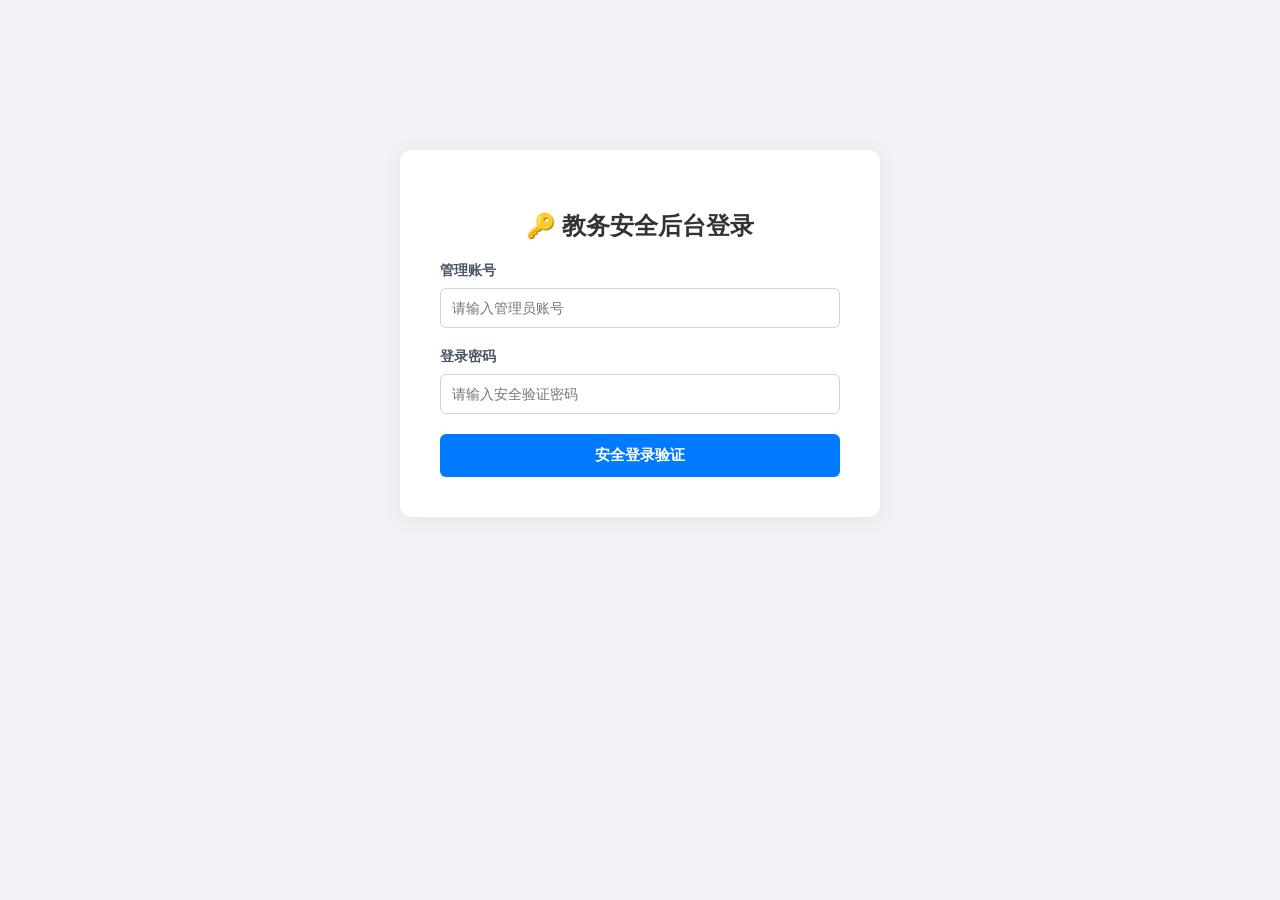
<file: admin_news.html>
<!DOCTYPE html>
<html lang="zh-CN">

<head>
  <meta charset="UTF-8">
  <title>彬乌伦佛经学校 - 教务数据管理综合后台</title>
  <meta name="description"
    content="彬乌伦佛经学校官方网站提供2026学年最新华文教育课程、新生报名须知、师资招聘公告及校园风采展示。学校致力于弘扬中华文化，推动缅中双语教育，为学生打造优质的学习发展与成长环境。">
  <meta name="keywords" content="彬乌伦佛经学校,缅甸华文学校,彬乌伦学校招生,缅甸中文培训,缅中双语学校">
  <link rel="shortcut icon" href="./image/45a2c44216f7de784ade62aa60292dd7.jpg" type="image/x-icon">
  <style>
    body {
      font-family: 'Segoe UI', Arial, sans-serif;
      background: #f0f2f5;
      padding: 30px;
      margin: 0;
      color: #333;
    }

    .login-box {
      max-width: 400px;
      background: white;
      padding: 40px;
      border-radius: 12px;
      margin: 120px auto 0;
      box-shadow: 0 4px 25px rgba(0, 0, 0, 0.05);
      text-align: center;
    }

    /* 综合管理大舱 */
    .admin-container {
      max-width: 1100px;
      margin: 0 auto;
      background: white;
      border-radius: 12px;
      box-shadow: 0 4px 25px rgba(0, 0, 0, 0.05);
      padding: 30px;
      display: none;
      position: relative;
    }

    .header-area {
      display: flex;
      justify-content: space-between;
      align-items: center;
      border-bottom: 2px solid #eef2f5;
      padding-bottom: 20px;
      margin-bottom: 25px;
    }

    .header-area h2 {
      margin: 0;
      color: #1e293b;
    }

    /* 功能导航切换页 (Tabs) */
    .tab-menu {
      display: flex;
      gap: 10px;
      margin-bottom: 25px;
    }

    .tab-btn {
      padding: 10px 20px;
      background: #e2e8f0;
      border: none;
      border-radius: 6px;
      cursor: pointer;
      font-size: 15px;
      font-weight: bold;
      color: #475569;
      transition: all 0.2s;
    }

    .tab-btn.active {
      background: #007bff;
      color: white;
    }

    .tab-content {
      display: none;
    }

    .tab-content.active {
      display: block;
    }

    /* 表单与表格通用样式 */
    .form-group {
      margin-bottom: 20px;
      text-align: left;
    }

    label {
      display: block;
      margin-bottom: 8px;
      font-weight: bold;
      color: #4a5568;
      font-size: 14px;
    }

    input[type="text"],
    input[type="password"],
    textarea,
    select {
      width: 100%;
      padding: 11px;
      border-radius: 6px;
      border: 1px solid #cbd5e1;
      box-sizing: border-box;
      font-size: 14px;
    }

    .btn {
      padding: 12px 24px;
      background: #007bff;
      color: white;
      border: none;
      border-radius: 6px;
      cursor: pointer;
      font-size: 15px;
      font-weight: bold;
    }

    .btn:hover {
      background: #0056b3;
    }

    .logout-btn {
      background: #ef4444;
      color: white;
      border: none;
      padding: 8px 16px;
      border-radius: 6px;
      cursor: pointer;
      font-weight: bold;
    }

    /* 数据表格漂亮排版 */
    table {
      width: 100%;
      border-collapse: collapse;
      margin-top: 15px;
      font-size: 14px;
      text-align: left;
    }

    th,
    td {
      padding: 12px 15px;
      border-bottom: 1px solid #e2e8f0;
    }

    th {
      background: #f8fafc;
      color: #64748b;
      font-weight: bold;
    }

    tr:hover {
      background: #f8fafc;
    }

    .no-data {
      text-align: center;
      color: #94a3b8;
      padding: 30px;
      font-style: italic;
    }
  </style>
</head>

<body>

  <div class="login-box" id="loginView">
    <h2>🔑 教务安全后台登录</h2>
    <div class="form-group">
      <label>管理账号</label>
      <input type="text" id="login_username" placeholder="请输入管理员账号">
    </div>
    <div class="form-group">
      <label>登录密码</label>
      <input type="password" id="login_password" placeholder="请输入安全验证密码" onkeydown="if(event.keyCode==13) doLogin()">
    </div>
    <button class="btn" style="width:100%" onclick="doLogin()">安全登录验证</button>
  </div>

  <div class="admin-container" id="adminContainerView">
    <div class="header-area">
      <h2>🏫 彬乌伦佛经学校 · 教务总控制台</h2>
      <button class="logout-btn" onclick="doLogout()">退出系统 🚪</button>
    </div>

    <div class="tab-menu">
      <button class="tab-btn active" onclick="switchTab('news-tab')">📰 发布校园新闻</button>
      <button class="tab-btn" onclick="switchTab('enroll-tab')">👶 查看新生预报名列表</button>
      <button class="tab-btn" onclick="switchTab('teacher-tab')">💼 查看教师应聘简历</button>
    </div>

    <div id="news-tab" class="tab-content active">
      <div class="form-group">
        <label>新闻标题</label>
        <input type="text" id="news_title" placeholder="请输入新闻公告标题">
      </div>
      <div class="form-group">
        <label>分类归属</label>
        <select id="news_tag">
          <option value="校园">校园要闻 (前台带大图封面)</option>
          <option value="招生">招生通知 (前台简洁通知行)</option>
          <option value="招聘">师资招聘 (前台简洁通知行)</option>
        </select>
      </div>
      <div class="form-group">
        <label style="font-weight: normal; cursor: pointer;">
          <input type="checkbox" id="news_urgent"> 设置为【🔥 紧急】公告
        </label>
      </div>
      <div class="form-group">
        <label>正文跳转链接 (🔗 微信公众号/PDF网址)</label>
        <input type="text" id="news_url" placeholder="请在这里粘贴微信公众号文章链接，无链接可填 #">
      </div>
      <div class="form-group">
        <label>内容简介 / 导语</label>
        <textarea id="news_summary" rows="4" placeholder="请输入简短的摘要描述..."></textarea>
      </div>
      <button class="btn" onclick="publishNews()">同步同步发布到官网首页</button>
    </div>

    <div id="enroll-tab" class="tab-content">
      <h3>👶 官网实时接收的新生预报名登记表</h3>
      <p style="color:#64748b; font-size:13px;">提示：数据已在服务器端写入《新生报名表.xlsx》，以下展示最新递交的动态记录：</p>
      <div style="overflow-x: auto;">
        <table>
          <thead>
            <tr>
              <th>报名时间</th>
              <th>学生姓名</th>
              <th>年龄</th>
              <th>报读年级</th>
              <th>家长电话</th>
              <th>微信/联系方式</th>
              <th>居住区域</th>
              <th>备注说明</th>
            </tr>
          </thead>
          <tbody id="enroll-table-body">
          </tbody>
        </table>
      </div>
    </div>

    <div id="teacher-tab" class="tab-content">
      <h3>💼 官网实时收到的教师应聘简历库</h3>
      <p style="color:#64748b; font-size:13px;">提示：数据已在服务器端写入《教师应聘表.xlsx》：</p>
      <div style="overflow-x: auto;">
        <table>
          <thead>
            <tr>
              <th>投递时间</th>
              <th>应聘老师姓名</th>
              <th>意向授课科目</th>
              <th>联系电话</th>
            </tr>
          </thead>
          <tbody id="teacher-table-body">
          </tbody>
        </table>
      </div>
    </div>
  </div>

  <script>
    // 检查登录状态
    document.addEventListener("DOMContentLoaded", function () {
      fetch('http://127.0.0.1:5000/api/check_login', { credentials: 'include' })
        .then(res => res.json())
        .then(data => { if (data.is_logged_in) showDashboard(); });
    });

    // 登录
    function doLogin() {
      const u = document.getElementById('login_username').value.trim();
      const p = document.getElementById('login_password').value;
      fetch('http://127.0.0.1:5000/api/login', {
        method: 'POST',
        headers: { 'Content-Type': 'application/json' },
        body: JSON.stringify({ username: u, password: p }),
        credentials: 'include'
      })
        .then(res => res.json())
        .then(data => {
          if (data.status === "success") showDashboard();
          else alert(data.message);
        });
    }

    // 登出
    function doLogout() {
      fetch('http://127.0.0.1:5000/api/logout', { method: 'POST', credentials: 'include' })
        .then(() => location.reload());
    }

    // 激活后台大舱
    function showDashboard() {
      document.getElementById('loginView').style.display = 'none';
      document.getElementById('adminContainerView').style.display = 'block';
      fetchAdminData(); // 顺手把表格数据拉下来
    }

    // 选项卡切换控制
    function switchTab(tabId) {
      document.querySelectorAll('.tab-content').forEach(el => el.classList.remove('active'));
      document.querySelectorAll('.tab-btn').forEach(el => el.classList.remove('active'));
      document.getElementById(tabId).classList.add('active');
      event.target.classList.add('active');
    }

    // 从安全接口向后端索要 Excel 里的报名与招聘数据
    function fetchAdminData() {
      fetch('http://127.0.0.1:5000/api/admin/get_data', { credentials: 'include' })
        .then(res => {
          if (res.status === 403) { location.reload(); return; }
          return res.json();
        })
        .then(res => {
          if (res && res.status === "success") {
            // 1. 渲染报名表
            const enrollBody = document.getElementById('enroll-table-body');
            if (res.enrollments.length === 0) {
              enrollBody.innerHTML = `<tr><td colspan="8" class="no-data">目前还没有家长在网上提交预报名申请</td></tr>`;
            } else {
              enrollBody.innerHTML = res.enrollments.map(x => `
                        <tr>
                            <td>${x['报名时间'] || ''}</td><td><strong>${x['学生姓名'] || ''}</strong></td>
                            <td>${x['年龄'] || ''} 岁</td><td><span style="color:#007bff;font-weight:bold;">${x['报读年级'] || ''}</span></td>
                            <td>${x['家长电话'] || ''}</td><td>${x['微信/联系方式'] || ''}</td>
                            <td>${x['居住区域'] || ''}</td><td style="color:#666;font-size:13px;">${x['备注说明'] || '无'}</td>
                        </tr>
                    `).join('');
            }

            // 2. 渲染招聘表
            const teacherBody = document.getElementById('teacher-table-body');
            if (res.teachers.length === 0) {
              teacherBody.innerHTML = `<tr><td colspan="4" class="no-data">目前还没有收到任何老师的应聘简历</td></tr>`;
            } else {
              teacherBody.innerHTML = res.teachers.map(x => `
                        <tr>
                            <td>${x['投递时间'] || ''}</td><td><strong>${x['应聘老师'] || ''}</strong></td>
                            <td><span style="background:#e1f5fe;color:#0288d1;padding:3px 8px;border-radius:4px;">${x['意向科目'] || ''}</span></td>
                            <td>${x['电话号码'] || ''}</td>
                        </tr>
                    `).join('');
            }
          }
        });
    }

    // 固有的发布新闻函数
    function publishNews() {
      const title = document.getElementById('news_title').value.trim();
      const tag = document.getElementById('news_tag').value;
      const summary = document.getElementById('news_summary').value.trim();
      const url = document.getElementById('news_url').value.trim();
      const urgent = document.getElementById('news_urgent').checked ? "1" : "0";

      if (!title || !summary) { alert("标题和摘要内容不能为空！"); return; }

      fetch('http://127.0.0.1:5000/api/add_news', {
        method: 'POST',
        headers: { 'Content-Type': 'application/json' },
        body: JSON.stringify({ title, tag, summary, url: url ? url : "#", urgent }),
        credentials: 'include'
      })
        .then(res => res.json())
        .then(data => {
          alert(data.message);
          document.getElementById('news_title').value = "";
          document.getElementById('news_summary').value = "";
          document.getElementById('news_url').value = "";
          document.getElementById('news_urgent').checked = false;
        });
    }
  </script>
</body>

</html>
</file>
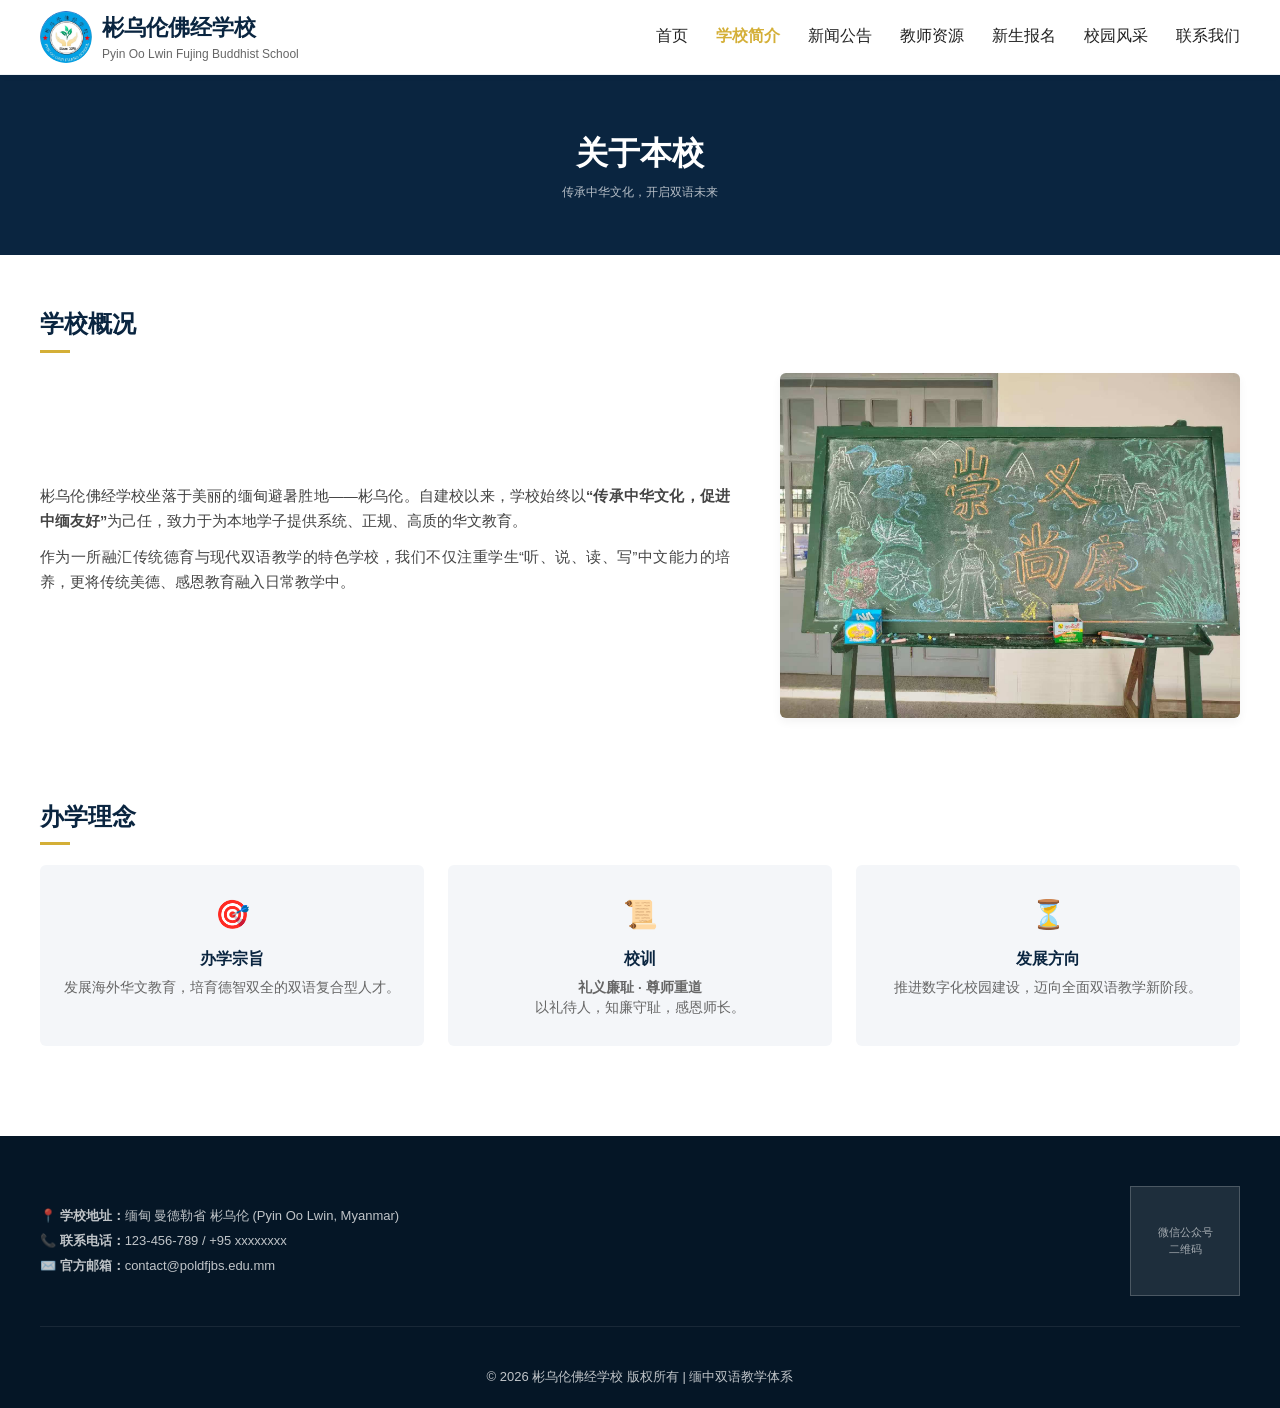
<file: pages/about.html>
<!DOCTYPE html>
<html lang="zh-CN">

<head>
  <meta charset="UTF-8">
  <meta name="viewport" content="width=device-width, initial-scale=1.0">
  <title>彬乌伦佛经学校 - 关于本校</title>
  <meta name="description"
    content="彬乌伦佛经学校官方网站提供2026学年最新华文教育课程、新生报名须知、师资招聘公告及校园风采展示。学校致力于弘扬中华文化，推动缅中双语教育，为学生打造优质的学习发展与成长环境。">
  <meta name="keywords" content="彬乌伦佛经学校,缅甸华文学校,彬乌伦学校招生,缅甸中文培训,缅中双语学校">
  <link rel="shortcut icon" href="../image/45a2c44216f7de784ade62aa60292dd7.jpg" type="image/x-icon">
  <link rel="stylesheet" href="../css/base.css">
  <link rel="stylesheet" href="../css/common.css">
</head>

<body>
  <header class="mobile-header">
    <div class="logo">
      <img src="../image/45a2c44216f7de784ade62aa60292dd7.jpg" alt="校徽">
      <div class="school-name">
        <h1>彬乌伦佛经学校</h1>
        <p>Pyin Oo Lwin Fujing Buddhist School</p>
      </div>
    </div>
    <button class="menu-toggle">☰</button>
    <nav class="nav">
      <ul>
        <li><a href="../index.html">首页</a></li>
        <li><a href="about.html" class="active">学校简介</a></li>
        <li><a href="news.html">新闻公告</a></li>
        <li><a href="teacher.html">教师资源</a></li>
        <li><a href="student.html">新生报名</a></li>
        <li><a href="style.html">校园风采</a></li>
        <li><a href="contact.html">联系我们</a></li>
      </ul>
    </nav>
  </header>

  <main class="main-about">

    <section class="about-hero">
      <div class="hero-overlay">
        <h1>关于本校</h1>
        <p>传承中华文化，开启双语未来</p>
      </div>
    </section>

    <div class="about-container">

      <section class="about-section">
        <div class="section-title">
          <h2>学校概况</h2>
          <span class="line"></span>
        </div>
        <div class="grid-2col">
          <div class="text-block">
            <p>彬乌伦佛经学校坐落于美丽的缅甸避暑胜地——彬乌伦。自建校以来，学校始终以<strong>“传承中华文化，促进中缅友好”</strong>为己任，致力于为本地学子提供系统、正规、高质的华文教育。</p>
            <p>作为一所融汇传统德育与现代双语教学的特色学校，我们不仅注重学生“听、说、读、写”中文能力的培养，更将传统美德、感恩教育融入日常教学中。</p>
          </div>
          <div class="img-block">
            <img src="../image/dbdea1b6933329fa467aacdf55b439de.jpg" alt="学校教学楼实景">
          </div>
        </div>
      </section>

      <section class="about-section">
        <div class="section-title">
          <h2>办学理念</h2>
          <span class="line"></span>
        </div>
        <div class="grid-3col">
          <div class="concept-card">
            <div class="icon">🎯</div>
            <h3>办学宗旨</h3>
            <p>发展海外华文教育，培育德智双全的双语复合型人才。</p>
          </div>
          <div class="concept-card">
            <div class="icon">📜</div>
            <h3>校训</h3>
            <p><strong>礼义廉耻 · 尊师重道</strong><br>以礼待人，知廉守耻，感恩师长。</p>
          </div>
          <div class="concept-card">
            <div class="icon">⏳</div>
            <h3>发展方向</h3>
            <p>推进数字化校园建设，迈向全面双语教学新阶段。</p>
          </div>
        </div>
      </section>

    </div>
  </main>

  <footer class="footer">
    <div class="footer-content">
      <div class="footer-info">
        <p><strong>📍 学校地址：</strong>缅甸 曼德勒省 彬乌伦 (Pyin Oo Lwin, Myanmar)</p>
        <p><strong>📞 联系电话：</strong>123-456-789 / +95 xxxxxxxx</p>
        <p><strong>✉️ 官方邮箱：</strong>contact@poldfjbs.edu.mm</p>
      </div>
      <div class="footer-qrcode">
        <div class="qr-placeholder">
          <span>微信公众号<br>二维码</span>
        </div>
      </div>
    </div>
    <div class="footer-bottom">
      <p>© 2026 彬乌伦佛经学校 版权所有 | 缅中双语教学体系</p>
    </div>
  </footer>

  <script src="../js/common.js"></script>
</body>

</html>
</file>
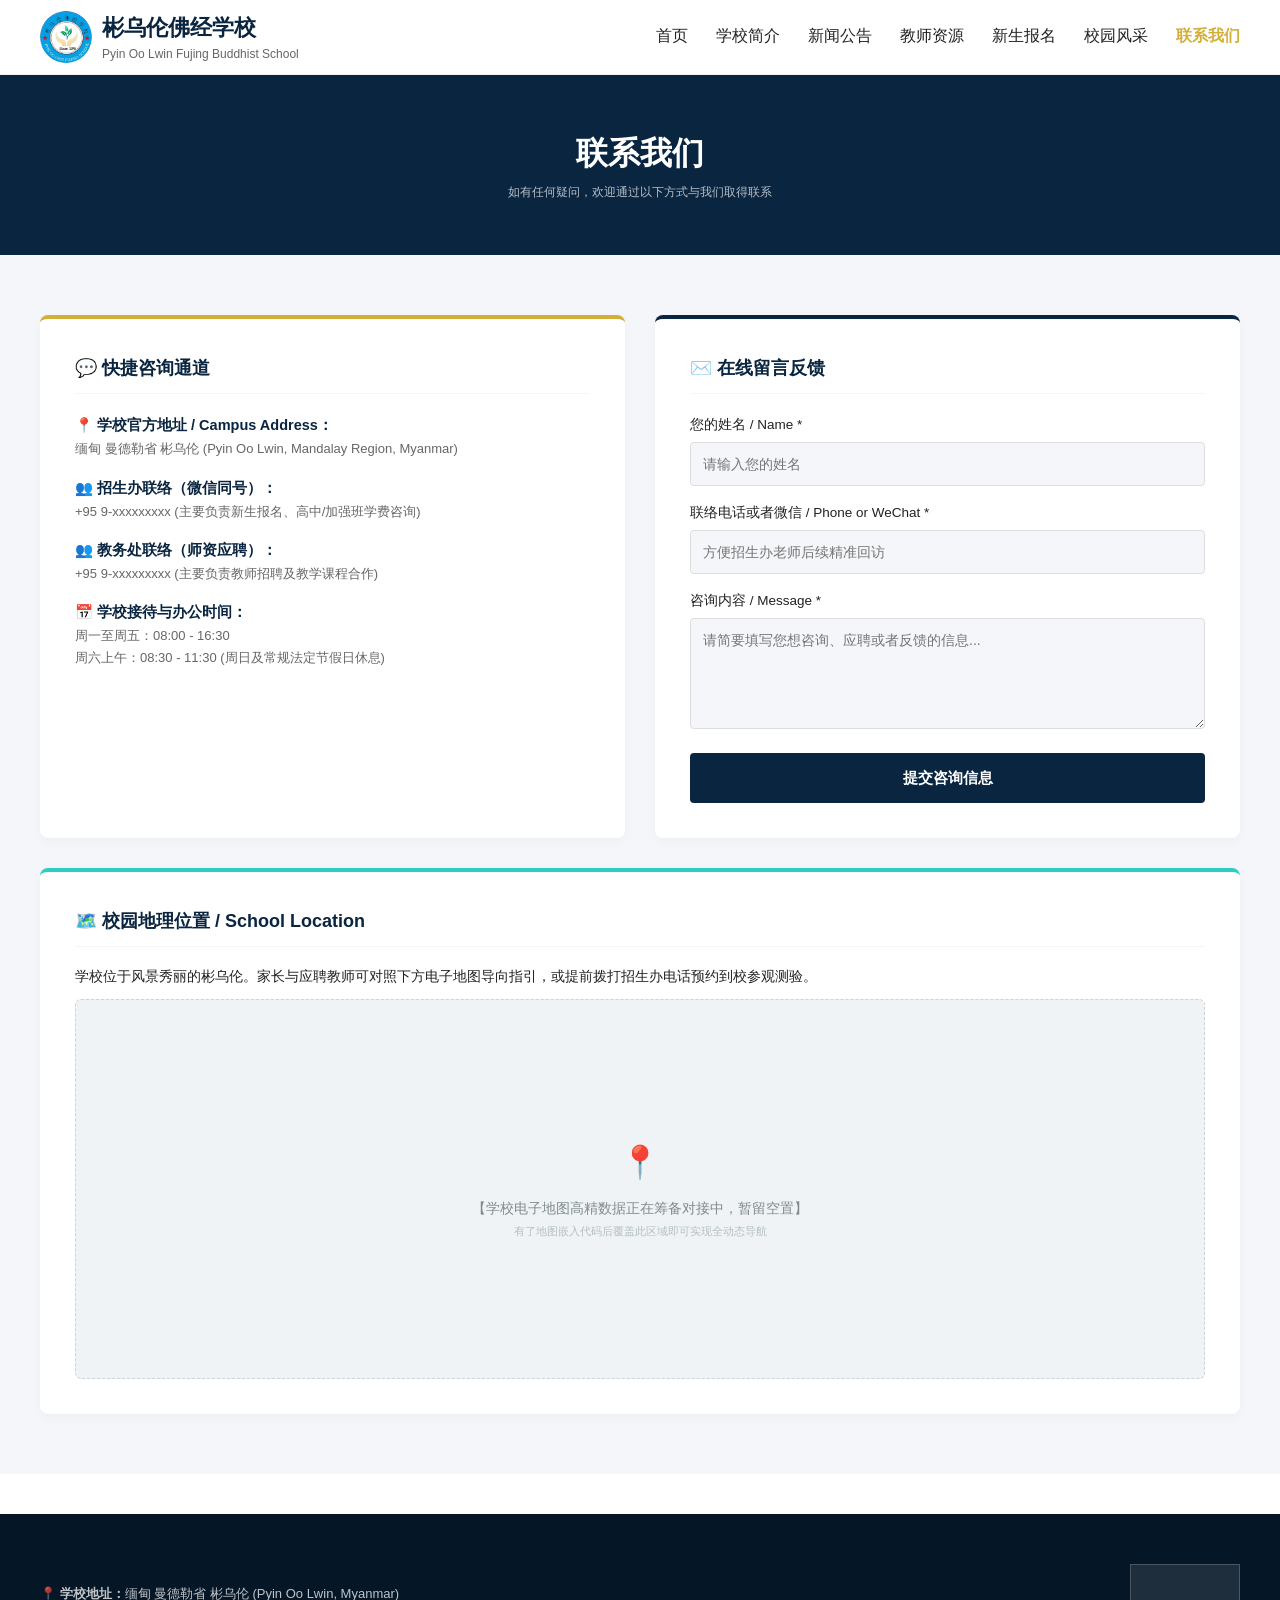
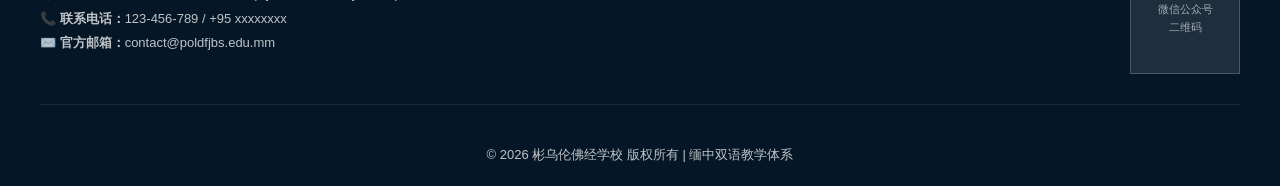
<file: pages/contact.html>
<!DOCTYPE html>
<html lang="zh-CN">

<head>
  <meta charset="UTF-8">
  <meta name="viewport" content="width=device-width, initial-scale=1.0">
  <title>联系我们 - 彬乌伦佛经学校</title>
  <meta name="description"
    content="彬乌伦佛经学校官方网站提供2026学年最新华文教育课程、新生报名须知、师资招聘公告及校园风采展示。学校致力于弘扬中华文化，推动缅中双语教育，为学生打造优质的学习发展与成长环境。">
  <meta name="keywords" content="彬乌伦佛经学校,缅甸华文学校,彬乌伦学校招生,缅甸中文培训,缅中双语学校">
  <link rel="shortcut icon" href="../image/45a2c44216f7de784ade62aa60292dd7.jpg" type="image/x-icon">
  <link rel="stylesheet" href="../css/base.css">
  <link rel="stylesheet" href="../css/common.css">
  <style>
    /* ==========================================================================
       针对联系我们页面的局部精致微调（不污染 common.css）
       ========================================================================== */
    .contact-wrapper {
      background-color: var(--bg-light);
      padding: 40px 16px;
    }

    .contact-main-grid {
      max-width: 1200px;
      margin: 0 auto;
      display: grid;
      grid-template-columns: 1fr;
      /* 手机端单列纵向堆叠 */
      gap: 30px;
    }

    /* 左侧/上方的基础卡片通用视觉 */
    .info-card,
    .form-card,
    .map-card {
      background: #ffffff;
      padding: 26px 20px;
      border-radius: 8px;
      box-shadow: 0 4px 12px rgba(0, 0, 0, 0.03);
    }

    .info-card {
      border-top: 4px solid var(--secondary-color);
    }

    .form-card {
      border-top: 4px solid var(--primary-color);
    }

    /* 🌟 新增：地图卡片顶部装饰条 */
    .map-card {
      border-top: 4px solid #30ccc1;
      text-align: left;
    }

    .info-card h3,
    .form-card h3,
    .map-card h3 {
      color: var(--primary-color);
      margin-bottom: 20px;
      font-size: 18px;
      border-bottom: 1px solid var(--bg-light);
      padding-bottom: 10px;
    }

    /* 快捷通道列表项 */
    .info-link-item {
      margin-bottom: 18px;
      font-size: 14.5px;
      color: var(--text-main);
      text-align: left;
    }

    .info-link-item strong {
      color: var(--primary-color);
    }

    .info-link-item span {
      display: block;
      color: var(--text-muted);
      font-size: 13px;
      margin-top: 3px;
      line-height: 1.4;
    }

    /* 留言表单系统 */
    .form-group {
      margin-bottom: 16px;
      text-align: left;
    }

    .form-group label {
      display: block;
      font-size: 13.5px;
      color: var(--text-main);
      margin-bottom: 6px;
      font-weight: 500;
    }

    .form-group input,
    .form-group textarea {
      width: 100%;
      padding: 10px 12px;
      border: 1px solid #ddd;
      border-radius: 4px;
      font-size: 14px;
      background-color: var(--bg-light);
      transition: border-color 0.3s, background-color 0.3s;
    }

    .form-group input:focus,
    .form-group textarea:focus {
      outline: none;
      border-color: var(--primary-color);
      background-color: #fff;
    }

    .submit-btn {
      width: 100%;
      background-color: var(--primary-color);
      color: #ffffff;
      border: none;
      padding: 13px;
      border-radius: 4px;
      font-size: 15px;
      font-weight: bold;
      cursor: pointer;
      transition: background-color 0.3s;
    }

    .submit-btn:hover {
      background-color: #14385c;
    }

    /* 🌟 新增：电子地图容器占位视觉 */
    .map-embed-container {
      width: 100%;
      height: 260px;
      background-color: #f0f3f6;
      border: 1px dashed #ccd4db;
      border-radius: 6px;
      display: flex;
      flex-direction: column;
      align-items: center;
      justify-content: center;
      color: #7f8c8d;
      font-size: 14px;
      margin-top: 12px;
    }

    .map-icon-placeholder {
      font-size: 32px;
      margin-bottom: 8px;
    }

    /* ==========================================================================
       PC端大屏高级自适应扩展 (> 992px)
       ========================================================================== */
    @media (min-width: 992px) {
      .contact-wrapper {
        padding: 60px 0;
      }

      .info-card,
      .form-card,
      .map-card {
        padding: 35px;
      }

      /* PC端划分为复杂的混合三栏网格：左边联络、中间表单、右边地图占满 */
      .contact-main-grid {
        grid-template-columns: 1fr 1fr;
        /* 先平分左右两列 */
        gap: 30px;
      }

      /* 让地图卡片横向跨越 2 列，优雅置底通栏展示 */
      .map-card {
        grid-column: span 2;
      }

      .map-embed-container {
        height: 380px;
        /* 大屏下地图更加宽广辽阔 */
      }
    }
  </style>
</head>

<body>
  <!-- 顶部导航 -->
  <header class="mobile-header">
    <div class="logo">
      <img src="../image/45a2c44216f7de784ade62aa60292dd7.jpg" alt="校徽">
      <div class="school-name">
        <h1>彬乌伦佛经学校</h1>
        <p>Pyin Oo Lwin Fujing Buddhist School</p>
      </div>
    </div>
    <button class="menu-toggle">☰</button>
    <nav class="nav">
      <ul>
        <li><a href="../index.html">首页</a></li>
        <li><a href="about.html">学校简介</a></li>
        <li><a href="news.html">新闻公告</a></li>
        <li><a href="teacher.html">教师资源</a></li>
        <li><a href="student.html">新生报名</a></li>
        <li><a href="style.html">校园风采</a></li>
        <li><a href="contact.html" class="active">联系我们</a></li>
      </ul>
    </nav>
  </header>

  <!-- 主体部分 -->
  <main class="main-about">

    <!-- 顶部Hero横幅 -->
    <section class="about-hero">
      <div class="hero-overlay">
        <h1>联系我们</h1>
        <p>如有任何疑问，欢迎通过以下方式与我们取得联系</p>
      </div>
    </section>

    <!-- 联系我们核心排版区 -->
    <div class="contact-wrapper">
      <div class="contact-main-grid">

        <!-- 栏目一：快捷咨询通道（含核心地址与办公数据） -->
        <div class="info-card">
          <h3>💬 快捷咨询通道</h3>

          <div class="info-link-item">
            <strong>📍 学校官方地址 / Campus Address：</strong>
            <span>缅甸 曼德勒省 彬乌伦 (Pyin Oo Lwin, Mandalay Region, Myanmar)</span>
          </div>

          <div class="info-link-item">
            <strong>👥 招生办联络（微信同号）：</strong>
            <span>+95 9-xxxxxxxxx (主要负责新生报名、高中/加强班学费咨询)</span>
          </div>

          <div class="info-link-item">
            <strong>👥 教务处联络（师资应聘）：</strong>
            <span>+95 9-xxxxxxxxx (主要负责教师招聘及教学课程合作)</span>
          </div>

          <div class="info-link-item">
            <strong>📅 学校接待与办公时间：</strong>
            <span>周一至周五：08:00 - 16:30</span>
            <span>周六上午：08:30 - 11:30 (周日及常规法定节假日休息)</span>
          </div>
        </div>

        <!-- 栏目二：在线留言反馈表单 -->
        <div class="form-card">
          <h3>✉️ 在线留言反馈</h3>
          <form action="#" method="POST" onsubmit="alert('咨询信息已提交，我们会尽快回复您！'); return false;">
            <div class="form-group">
              <label for="username">您的姓名 / Name *</label>
              <input type="text" id="username" placeholder="请输入您的姓名" required>
            </div>
            <div class="form-group">
              <label for="usertel">联络电话或者微信 / Phone or WeChat *</label>
              <input type="text" id="usertel" placeholder="方便招生办老师后续精准回访" required>
            </div>
            <div class="form-group">
              <label for="usercontent">咨询内容 / Message *</label>
              <textarea id="usercontent" rows="4" placeholder="请简要填写您想咨询、应聘或者反馈的信息..." required></textarea>
            </div>
            <button type="submit" class="submit-btn">提交咨询信息</button>
          </form>
        </div>

        <!-- 🌟 栏目三：新增学校地理位置地图卡片（预留空置占位） -->
        <div class="map-card">
          <h3>🗺️ 校园地理位置 / School Location</h3>
          <p style="font-size: 13.5px; color: var(--text-main); line-height: 1.5;">
            学校位于风景秀丽的彬乌伦。家长与应聘教师可对照下方电子地图导向指引，或提前拨打招生办电话预约到校参观测验。
          </p>

          <!-- 地图实体展位容器 -->
          <div class="map-embed-container">
            <!-- 💡后期拿到地图代码（如谷歌地图网格代码 iframe），直接删掉内部这俩span，把代码贴在下面即可 -->
            <span class="map-icon-placeholder">📍</span>
            <span>【学校电子地图高精数据正在筹备对接中，暂留空置】</span>
            <span style="font-size: 11px; margin-top: 4px; color: #b2bec3;">有了地图嵌入代码后覆盖此区域即可实现全动态导航</span>
          </div>
        </div>

      </div>
    </div>
  </main>

  <!-- 底部页脚 -->
  <footer class="footer">
    <div class="footer-content">
      <div class="footer-info">
        <p><strong>📍 学校地址：</strong>缅甸 曼德勒省 彬乌伦 (Pyin Oo Lwin, Myanmar)</p>
        <p><strong>📞 联系电话：</strong>123-456-789 / +95 xxxxxxxx</p>
        <p><strong>✉️ 官方邮箱：</strong>contact@poldfjbs.edu.mm</p>
      </div>
      <div class="footer-qrcode">
        <div class="qr-placeholder">
          <span>微信公众号<br>二维码</span>
        </div>
      </div>
    </div>
    <div class="footer-bottom">
      <p>© 2026 彬乌伦佛经学校 版权所有 | 缅中双语教学体系</p>
    </div>
  </footer>

  <script src="../js/common.js"></script>
</body>

</html>
</file>
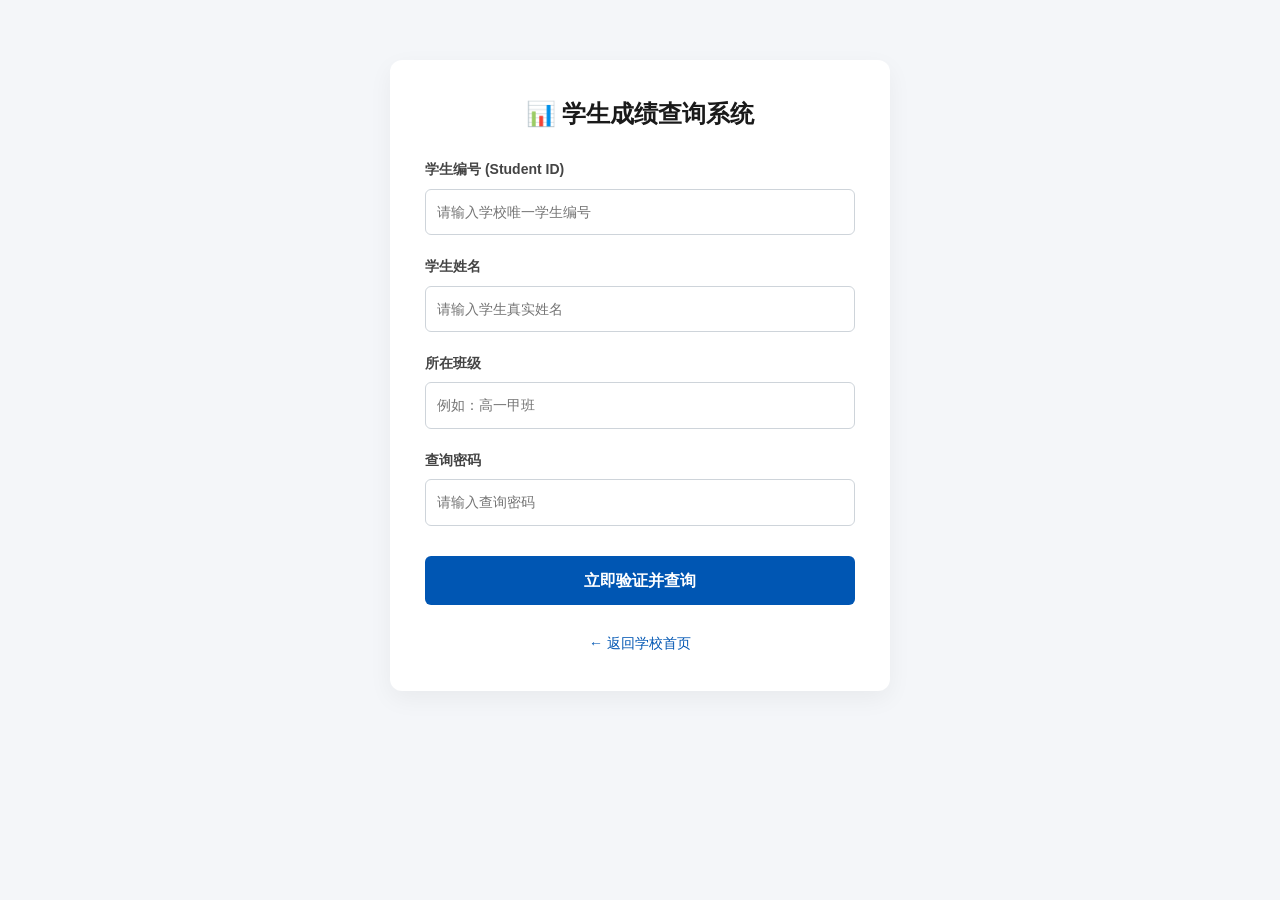
<file: pages/grade-inquiry.html>
<!DOCTYPE html>
<html lang="zh-CN">

<head>
  <meta charset="UTF-8">
  <meta name="viewport" content="width=device-width, initial-scale=1.0">
  <title>学生成绩查询 - 彬乌伦佛经学校</title>
  <meta name="description"
    content="彬乌伦佛经学校官方网站提供2026学年最新华文教育课程、新生报名须知、师资招聘公告及校园风采展示。学校致力于弘扬中华文化，推动缅中双语教育，为学生打造优质的学习发展与成长环境。">
  <meta name="keywords" content="彬乌伦佛经学校,缅甸华文学校,彬乌伦学校招生,缅甸中文培训,缅中双语学校">
  <link rel="shortcut icon" href="../image/45a2c44216f7de784ade62aa60292dd7.jpg" type="image/x-icon">
  <link rel="stylesheet" href="../css/base.css">
  <style>
    body {
      background-color: #f4f6f9;
      /* 加个淡淡的背景色，衬托居中的白卡片 */
    }

    .query-container {
      max-width: 500px;
      margin: 60px auto;
      padding: 35px;
      background: #fff;
      box-shadow: 0 8px 25px rgba(0, 0, 0, 0.05);
      /* 柔和的阴影 */
      border-radius: 12px;
      /* 圆角稍微放大一点，更现代 */
    }

    .query-container h2 {
      text-align: center;
      margin-bottom: 25px;
      color: #1a1a1a;
    }

    .form-group {
      margin-bottom: 20px;
    }

    .form-group label {
      display: block;
      margin-bottom: 8px;
      font-weight: bold;
      color: #444;
      font-size: 14px;
    }

    .form-group input {
      width: 100%;
      padding: 11px;
      border: 1px solid #ced4da;
      border-radius: 6px;
      box-sizing: border-box;
      font-size: 14px;
      transition: all 0.2s ease;
    }

    /* 优化输入框聚焦时的视觉反馈 */
    .form-group input:focus {
      border-color: #0056b3;
      box-shadow: 0 0 0 3px rgba(0, 86, 179, 0.15);
      outline: none;
    }

    .btn-submit {
      width: 100%;
      padding: 12px;
      background-color: #0056b3;
      color: white;
      border: none;
      border-radius: 6px;
      font-size: 16px;
      font-weight: bold;
      cursor: pointer;
      transition: background 0.3s;
      margin-top: 10px;
    }

    .btn-submit:hover {
      background-color: #004494;
    }

    /* 提示信息横幅 */
    .message-banner {
      display: none;
      padding: 12px;
      border-radius: 6px;
      margin-bottom: 20px;
      font-size: 14px;
      text-align: center;
      font-weight: bold;
    }

    .message-banner.loading {
      background-color: #e2f0d9;
      color: #385723;
    }

    /* 成绩结果面板 - 默认隐藏 */
    .result-panel {
      display: none;
      margin-top: 30px;
      border-top: 2px dashed #dee2e6;
      /* 改为虚线隔开线，更好看 */
      padding-top: 25px;
    }

    /* 结果展示的学生信息排版 */
    .student-meta {
      display: flex;
      justify-content: space-between;
      background: #f8f9fa;
      padding: 12px 15px;
      border-radius: 6px;
      margin-bottom: 20px;
      font-size: 15px;
    }

    .result-table {
      width: 100%;
      border-collapse: collapse;
      margin-top: 15px;
    }

    .result-table th,
    .result-table td {
      border-bottom: 1px solid #dee2e6;
      /* 改为干净的行线 */
      padding: 12px;
      text-align: center;
    }

    .result-table th {
      background-color: #f1f3f5;
      color: #495057;
      font-weight: 600;
    }

    /* 成绩高亮样式 */
    .score-high {
      color: #198754;
      font-weight: bold;
    }

    .score-low {
      color: #dc3545;
      font-weight: bold;
    }

    .error-msg {
      color: #dc3545;
      background-color: #f8d7da;
      border: 1px solid #f5c2c7;
      padding: 10px;
      border-radius: 6px;
      text-align: center;
      margin-top: 15px;
      font-weight: bold;
      display: none;
      font-size: 14px;
    }
  </style>
</head>

<body>

  <div class="query-container">
    <h2>📊 学生成绩查询系统</h2>

    <div id="messageBanner" class="message-banner"></div>

    <form id="queryForm">
      <div class="form-group">
        <label for="studentId">学生编号 (Student ID)</label>
        <input type="text" id="studentId" placeholder="请输入学校唯一学生编号" required>
      </div>

      <div class="form-group">
        <label for="studentName">学生姓名</label>
        <input type="text" id="studentName" placeholder="请输入学生真实姓名" required>
      </div>

      <div class="form-group">
        <label for="className">所在班级</label>
        <input type="text" id="className" placeholder="例如：高一甲班" required>
      </div>

      <div class="form-group">
        <label for="password">查询密码</label>
        <input type="password" id="password" placeholder="请输入查询密码" required autocomplete="current-password">
      </div>

      <button type="submit" class="btn-submit">立即验证并查询</button>
    </form>

    <div id="errorMsg" class="error-msg"></div>

    <div id="resultPanel" class="result-panel">
      <div class="student-meta">
        <span><strong>姓名：</strong><span id="resName">--</span></span>
        <span><strong>班级：</strong><span id="resClass">--</span></span>
      </div>
      <table class="result-table">
        <thead>
          <tr>
            <th>考试科目</th>
            <th>最终成绩</th>
          </tr>
        </thead>
        <tbody id="scoreTableBody">
        </tbody>
      </table>
    </div>

    <div style="text-align: center; margin-top: 25px;">
      <a href="../index.html" style="color: #0056b3; text-decoration: none; font-size: 14px;">← 返回学校首页</a>
    </div>
  </div>

  <script src="../js/query.js"></script>
</body>

</html>
</file>
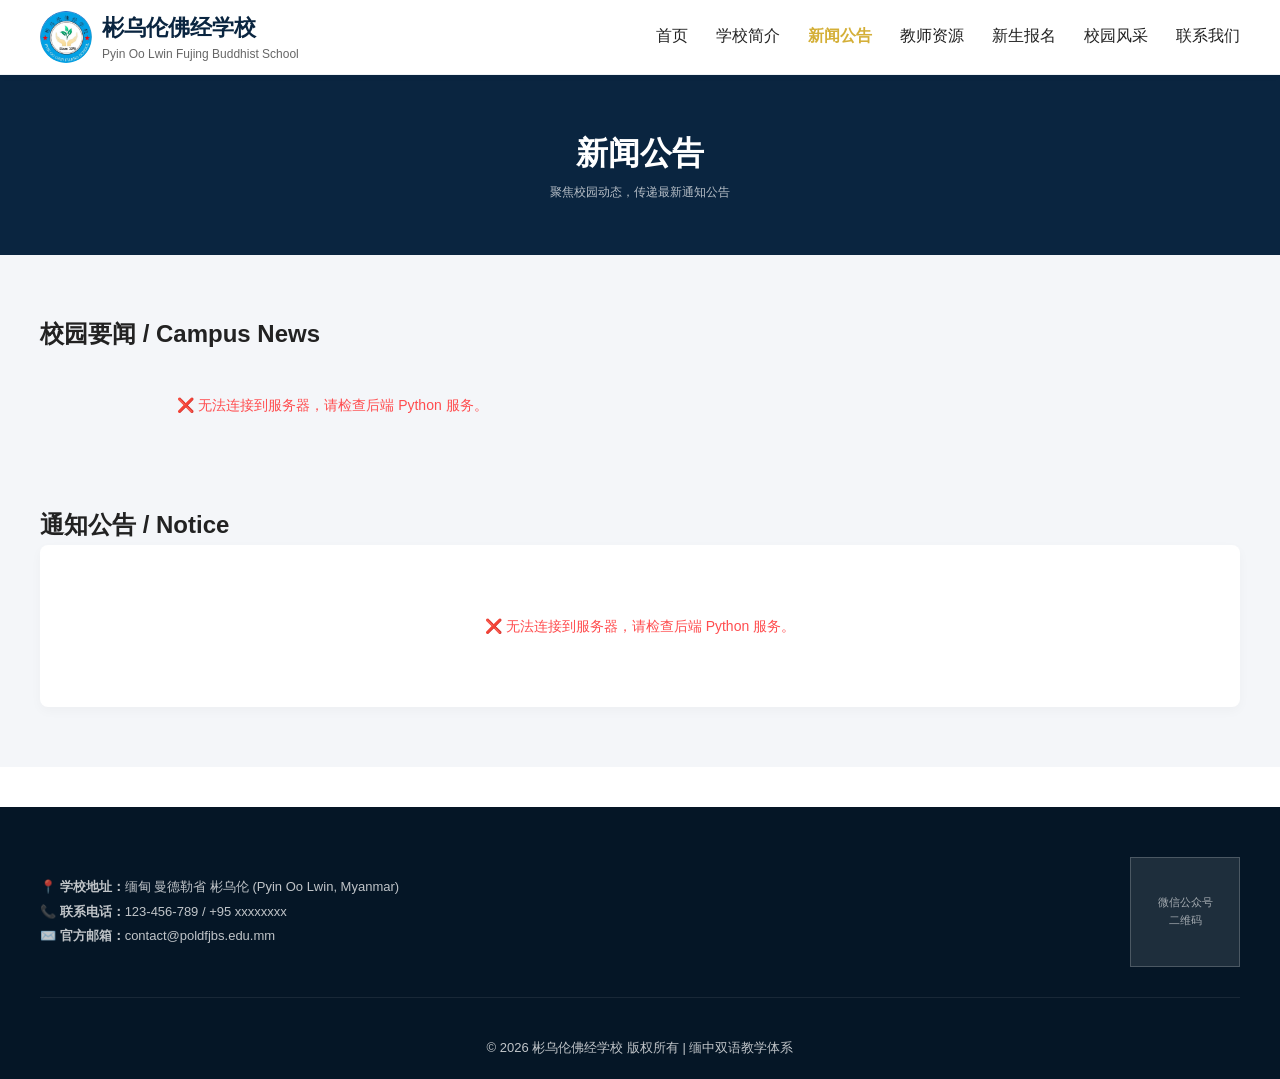
<file: pages/news.html>
<!DOCTYPE html>
<html lang="zh-CN">

<head>
  <meta charset="UTF-8">
  <meta name="viewport" content="width=device-width, initial-scale=1.0">
  <title>新闻公告 - 彬乌伦佛经学校</title>
  <meta name="description"
    content="彬乌伦佛经学校官方网站提供2026学年最新华文教育课程、新生报名须知、师资招聘公告及校园风采展示。学校致力于弘扬中华文化，推动缅中双语教育，为学生打造优质的学习发展与成长环境。">
  <meta name="keywords" content="彬乌伦佛经学校,缅甸华文学校,彬乌伦学校招生,缅甸中文培训,缅中双语学校">
  <link rel="shortcut icon" href="../image/45a2c44216f7de784ade62aa60292dd7.jpg" type="image/x-icon">
  <link rel="stylesheet" href="../css/base.css">
  <link rel="stylesheet" href="../css/common.css">
  <style>
    .news-wrapper {
      background-color: var(--bg-light);
      padding: 40px 16px;
    }

    .news-container {
      max-width: 1200px;
      margin: 0 auto;
      display: flex;
      flex-direction: column;
      gap: 40px;
    }

    .news-grid {
      display: grid;
      grid-template-columns: 1fr;
      gap: 20px;
    }

    /* 让卡片本身变成可点击的块元素 */
    .news-card-link {
      text-decoration: none;
      color: inherit;
      display: flex;
    }

    .news-card {
      background: #ffffff;
      border-radius: 8px;
      overflow: hidden;
      box-shadow: 0 4px 12px rgba(0, 0, 0, 0.03);
      transition: transform 0.3s;
      display: flex;
      flex-direction: column;
      width: 100%;
    }

    .news-card:hover {
      transform: translateY(-5px);
      box-shadow: 0 6px 16px rgba(0, 0, 0, 0.08);
    }

    .news-img {
      width: 100%;
      height: 180px;
      object-fit: cover;
      background-color: #eee;
    }

    .news-body {
      padding: 20px;
      text-align: left;
      display: flex;
      flex-direction: column;
      flex: 1;
    }

    .news-date {
      font-size: 12px;
      color: var(--text-muted);
      margin-bottom: 8px;
    }

    .news-body h3 {
      font-size: 16px;
      color: var(--primary-color);
      margin-bottom: 10px;
      line-height: 1.4;
    }

    .urgent-badge {
      background: #ff4d4f;
      color: white;
      font-size: 11px;
      padding: 2px 6px;
      border-radius: 4px;
      margin-left: 5px;
    }

    .news-body p {
      font-size: 13.5px;
      color: #555555;
      line-height: 1.6;
    }

    .notice-list {
      background: #ffffff;
      border-radius: 8px;
      padding: 24px;
      box-shadow: 0 4px 12px rgba(0, 0, 0, 0.03);
    }

    .notice-item {
      display: flex;
      flex-direction: column;
      padding: 16px 0;
      border-bottom: 1px dashed #eef2f5;
      text-align: left;
    }

    .notice-item:last-child {
      border-bottom: none;
    }

    .notice-item-date {
      font-size: 13px;
      color: var(--secondary-color);
      font-weight: bold;
      margin-bottom: 4px;
    }

    .notice-item-title {
      font-size: 15px;
      color: var(--text-main);
      text-decoration: none;
      transition: color 0.3s;
    }

    .notice-item-title:hover {
      color: var(--primary-color);
    }

    .no-data-tip {
      text-align: center;
      color: #999;
      padding: 40px 0;
      font-size: 14px;
    }

    @media (min-width: 768px) {
      .news-wrapper {
        padding: 60px 0;
      }

      .news-container {
        gap: 50px;
      }

      .news-grid {
        grid-template-columns: repeat(2, 1fr);
        gap: 30px;
      }

      .news-img {
        height: 220px;
      }

      .news-body h3 {
        font-size: 18px;
      }

      .notice-list {
        padding: 30px 40px;
      }

      .notice-item {
        flex-direction: row;
        align-items: center;
        justify-content: space-between;
      }

      .notice-item-date {
        margin-bottom: 0;
        flex-shrink: 0;
        width: 120px;
      }

      .notice-item-title {
        flex: 1;
        white-space: nowrap;
        overflow: hidden;
        text-overflow: ellipsis;
      }
    }
  </style>
</head>

<body>
  <header class="mobile-header">
    <div class="logo">
      <img src="../image/45a2c44216f7de784ade62aa60292dd7.jpg" alt="校徽">
      <div class="school-name">
        <h1>彬乌伦佛经学校</h1>
        <p>Pyin Oo Lwin Fujing Buddhist School</p>
      </div>
    </div>
    <button class="menu-toggle">☰</button>
    <nav class="nav">
      <ul>
        <li><a href="../index.html">首页</a></li>
        <li><a href="about.html">学校简介</a></li>
        <li><a href="news.html" class="active">新闻公告</a></li>
        <li><a href="teacher.html">教师资源</a></li>
        <li><a href="student.html">新生报名</a></li>
        <li><a href="style.html">校园风采</a></li>
        <li><a href="contact.html">联系我们</a></li>
      </ul>
    </nav>
  </header>

  <main class="main-about">
    <section class="about-hero">
      <div class="hero-overlay">
        <h1>新闻公告</h1>
        <p>聚焦校园动态，传递最新通知公告</p>
      </div>
    </section>

    <div class="news-wrapper">
      <div class="news-container">

        <section>
          <div class="section-title">
            <h2>校园要闻 / Campus News</h2>
            <span class="line"></span>
          </div>
          <div class="news-grid" id="campus-news-box"></div>
        </section>

        <section>
          <div class="section-title">
            <h2>通知公告 / Notice</h2>
            <span class="line"></span>
          </div>
          <div class="notice-list" id="notice-list-box"></div>
        </section>

      </div>
    </div>
  </main>

  <footer class="footer">
    <div class="footer-content">
      <div class="footer-info">
        <p><strong>📍 学校地址：</strong>缅甸 曼德勒省 彬乌伦 (Pyin Oo Lwin, Myanmar)</p>
        <p><strong>📞 联系电话：</strong>123-456-789 / +95 xxxxxxxx</p>
        <p><strong>✉️ 官方邮箱：</strong>contact@poldfjbs.edu.mm</p>
      </div>
      <div class="footer-qrcode">
        <div class="qr-placeholder"><span>微信公众号<br>二维码</span></div>
      </div>
    </div>
    <div class="footer-bottom">
      <p>© 2026 彬乌伦佛经学校 版权所有 | 缅中双语教学体系</p>
    </div>
  </footer>

  <script src="../js/common.js"></script>

  <script>
    document.addEventListener("DOMContentLoaded", function () {
      loadLiveNews();
    });

    function loadLiveNews() {
      const campusBox = document.getElementById("campus-news-box");
      const noticeBox = document.getElementById("notice-list-box");

      fetch('http://127.0.0.1:5000/api/news')
        .then(response => response.json())
        .then(res => {
          if (res.status === "success" && res.data.length > 0) {
            campusBox.innerHTML = "";
            noticeBox.innerHTML = "";

            let campusCount = 0;
            let noticeCount = 0;

            res.data.forEach(item => {
              const urgentHTML = item.urgent ? `<span class="urgent-badge">🔥 紧急</span>` : '';

              // 🌟 核心：如果传回来了真实网址，点击时新开标签页打开 (target="_blank")
              const targetUrl = item.url ? item.url : '#';

              if (item.tag === "校园") {
                campusCount++;
                const cardHTML = `
                            <a href="${targetUrl}" target="_blank" class="news-card-link">
                                <article class="news-card">
                                  <img src="../image/dbdea1b6933329fa467aacdf55b439de.jpg" alt="活动图" class="news-img">
                                  <div class="news-body">
                                    <span class="news-date">📅 ${item.date}</span>
                                    <h3 style="margin-top:0;">${item.title} ${urgentHTML}</h3>
                                    <p>${item.summary}</p>
                                  </div>
                                </article>
                            </a>
                        `;
                campusBox.insertAdjacentHTML('beforeend', cardHTML);
              } else {
                noticeCount++;
                const itemHTML = `
                            <div class="notice-item">
                              <span class="notice-item-date">📌 ${item.date}</span>
                              <a href="${targetUrl}" target="_blank" class="notice-item-title">【${item.tag}】${item.title} ${urgentHTML}</a>
                            </div>
                        `;
                noticeBox.insertAdjacentHTML('beforeend', itemHTML);
              }
            });

            if (campusCount === 0) campusBox.innerHTML = `<div class="no-data-tip">暂无最新的校园动态资讯</div>`;
            if (noticeCount === 0) noticeBox.innerHTML = `<div class="no-data-tip">暂无最新的官方通知公告</div>`;

          } else {
            campusBox.innerHTML = `<div class="no-data-tip">后台尚未发布任何校园新闻</div>`;
            noticeBox.innerHTML = `<div class="no-data-tip">后台尚未发布任何通知公告</div>`;
          }
        })
        .catch(err => {
          console.error("加载错误:", err);
          campusBox.innerHTML = `<div class="no-data-tip" style="color:#ff4d4f;">❌ 无法连接到服务器，请检查后端 Python 服务。</div>`;
          noticeBox.innerHTML = `<div class="no-data-tip" style="color:#ff4d4f;">❌ 无法连接到服务器，请检查后端 Python 服务。</div>`;
        });
    }
  </script>
</body>

</html>
</file>
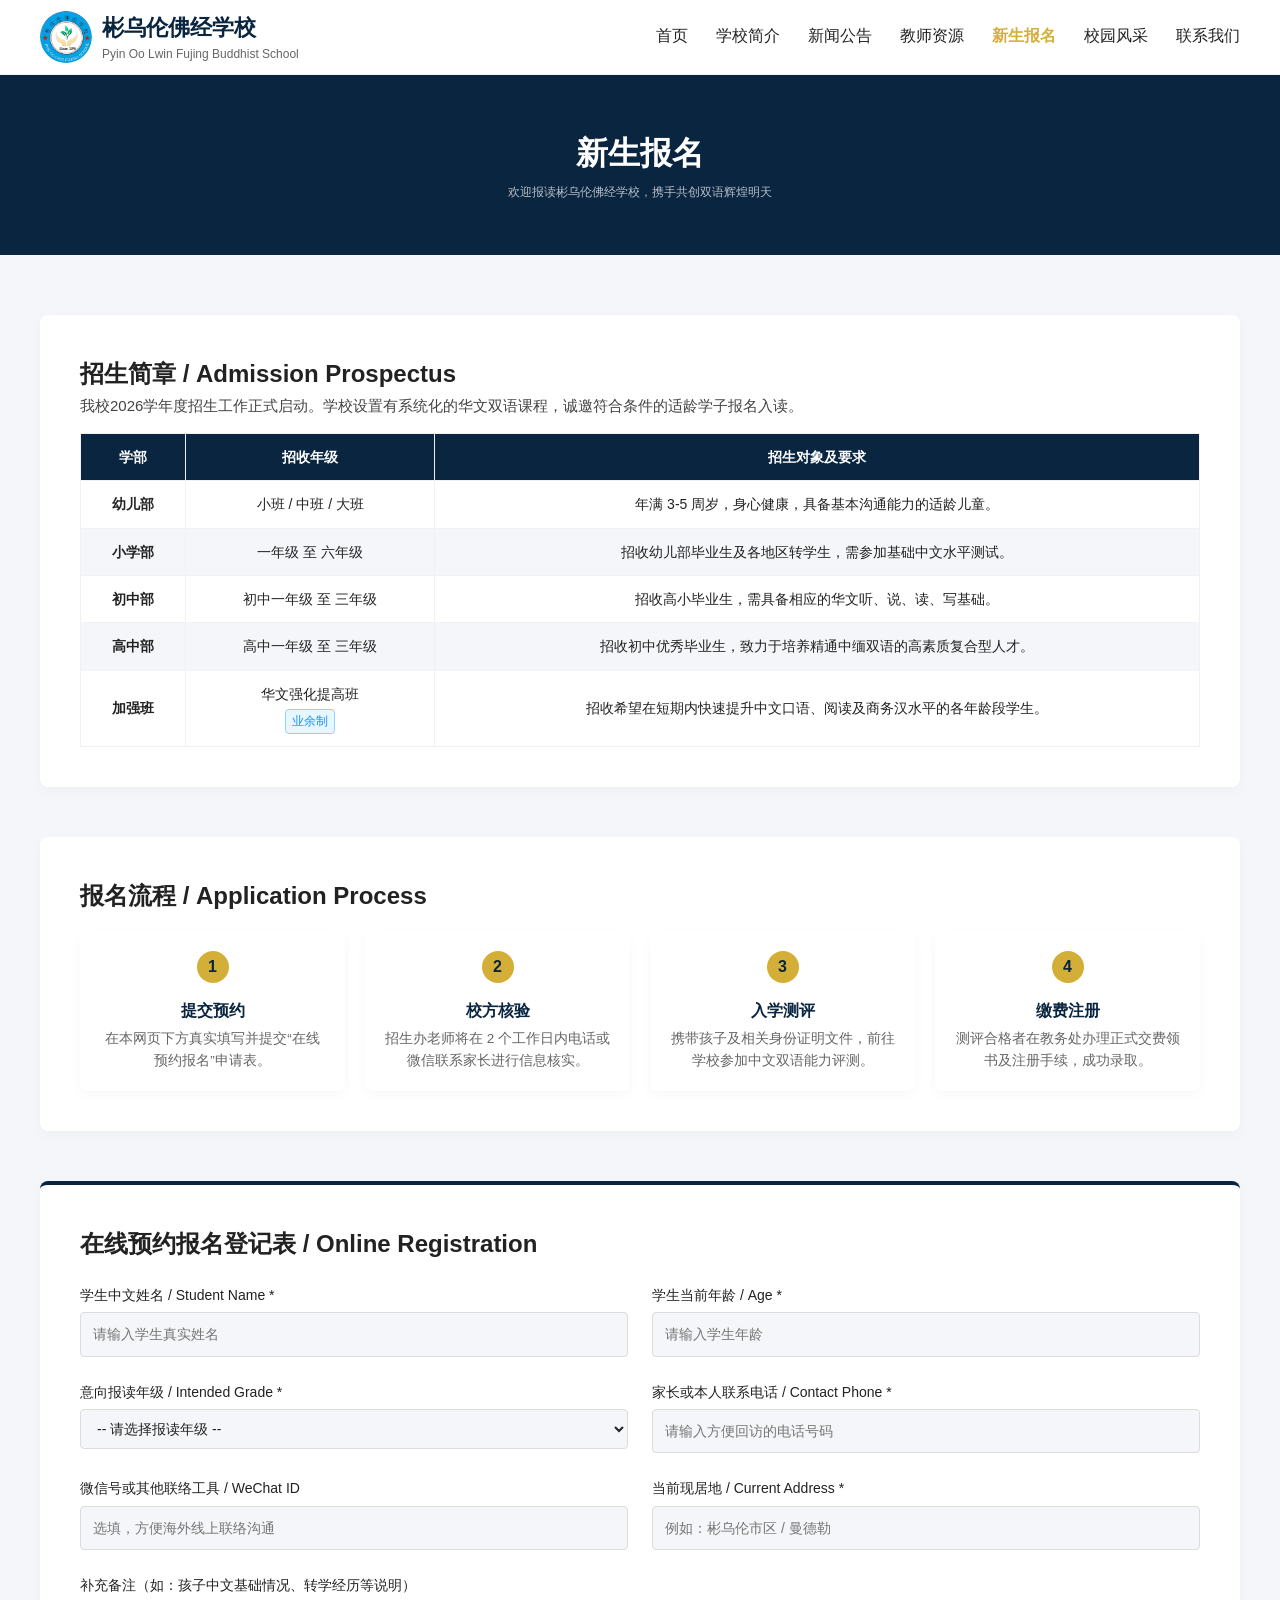
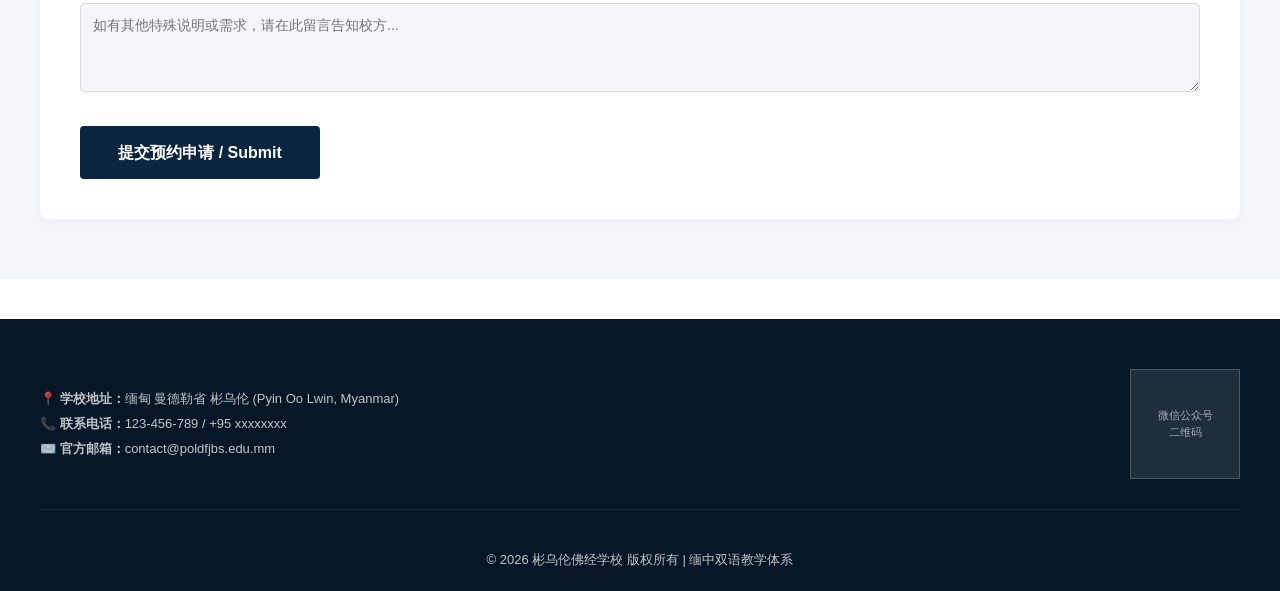
<file: pages/student.html>
<!DOCTYPE html>
<html lang="zh-CN">

<head>
  <meta charset="UTF-8">
  <meta name="viewport" content="width=device-width, initial-scale=1.0">
  <title>新生报名 - 彬乌伦佛经学校</title>
  <meta name="description"
    content="彬乌伦佛经学校官方网站提供2026学年最新华文教育课程、新生报名须知、师资招聘公告及校园风采展示。学校致力于弘扬中华文化，推动缅中双语教育，为学生打造优质的学习发展与成长环境。">
  <meta name="keywords" content="彬乌伦佛经学校,缅甸华文学校,彬乌伦学校招生,缅甸中文培训,缅中双语学校">
  <link rel="shortcut icon" href="../image/45a2c44216f7de784ade62aa60292dd7.jpg" type="image/x-icon">
  <link rel="stylesheet" href="../css/base.css">
  <link rel="stylesheet" href="../css/common.css">
  <style>
    /* ==========================================================================
       针对新生报名与预约表单页面的专属自适应样式（不污染 common.css）
       ========================================================================== */
    .enroll-wrapper {
      background-color: var(--bg-light);
      padding: 40px 16px;
    }

    .enroll-container {
      max-width: 1200px;
      margin: 0 auto;
      display: flex;
      flex-direction: column;
      gap: 40px;
    }

    /* 1. 招生简章表格样式 */
    .info-box {
      background: #ffffff;
      border-radius: 8px;
      padding: 24px;
      box-shadow: 0 4px 12px rgba(0, 0, 0, 0.03);
      text-align: left;
    }

    .enroll-table {
      width: 100%;
      border-collapse: collapse;
      margin-top: 15px;
      font-size: 14px;
    }

    .enroll-table th,
    .enroll-table td {
      border: 1px solid #eef2f5;
      padding: 12px;
      text-align: center;
    }

    .enroll-table th {
      background-color: var(--primary-color);
      color: #ffffff;
    }

    .enroll-table tr:nth-child(even) {
      background-color: var(--bg-light);
    }

    /* 突出重点学部标签 */
    .badge-special {
      background-color: #E6F7FF;
      color: #1890FF;
      border: 1px solid #91D5FF;
      padding: 2px 6px;
      border-radius: 4px;
      font-size: 12px;
      display: inline-block;
      margin-top: 4px;
    }

    /* 2. 报名流程步骤条样式 */
    .step-container {
      display: flex;
      flex-direction: column;
      /* 手机端垂直排列 */
      gap: 20px;
      margin-top: 15px;
    }

    .step-card {
      background: #ffffff;
      padding: 20px;
      border-radius: 8px;
      box-shadow: 0 4px 12px rgba(0, 0, 0, 0.03);
      display: flex;
      align-items: flex-start;
      gap: 15px;
      text-align: left;
    }

    .step-number {
      background-color: var(--secondary-color);
      color: var(--primary-color);
      font-weight: bold;
      width: 32px;
      height: 32px;
      border-radius: 50%;
      display: flex;
      align-items: center;
      justify-content: center;
      flex-shrink: 0;
    }

    .step-content h4 {
      color: var(--primary-color);
      margin-bottom: 5px;
      font-size: 16px;
    }

    .step-content p {
      font-size: 13.5px;
      color: var(--text-muted);
    }

    /* 3. 预约报名表单样式 */
    .form-box {
      background: #ffffff;
      border-radius: 8px;
      padding: 24px;
      box-shadow: 0 4px 12px rgba(0, 0, 0, 0.03);
      border-top: 4px solid var(--primary-color);
    }

    .enroll-form {
      display: grid;
      grid-template-columns: 1fr;
      /* 手机端单列输入框 */
      gap: 16px;
      text-align: left;
      margin-top: 20px;
    }

    .form-group {
      display: flex;
      flex-direction: column;
    }

    .form-group.full-width {
      grid-column: span 1;
    }

    .form-group label {
      font-size: 14px;
      color: var(--text-main);
      margin-bottom: 6px;
      font-weight: 500;
    }

    .form-group input,
    .form-group select,
    .form-group textarea {
      width: 100%;
      padding: 10px 12px;
      border: 1px solid #ddd;
      border-radius: 4px;
      font-size: 14px;
      background-color: var(--bg-light);
      transition: border-color 0.3s, background-color 0.3s;
    }

    .form-group input:focus,
    .form-group select:focus,
    .form-group textarea:focus {
      outline: none;
      border-color: var(--primary-color);
      background-color: #ffffff;
    }

    .submit-btn-container {
      margin-top: 10px;
    }

    .submit-btn {
      width: 100%;
      background-color: var(--primary-color);
      color: #ffffff;
      border: none;
      padding: 14px;
      border-radius: 4px;
      font-size: 16px;
      font-weight: bold;
      cursor: pointer;
      transition: background-color 0.3s;
    }

    .submit-btn:hover {
      background-color: #14385c;
    }

    /* ==========================================================================
       PC端大屏自适应升级 (> 768px)
       ========================================================================== */
    @media (min-width: 768px) {
      .enroll-wrapper {
        padding: 60px 0;
      }

      .enroll-container {
        gap: 50px;
      }

      .info-box,
      .form-box {
        padding: 40px;
      }

      /* 流程横向并排 */
      .step-container {
        flex-direction: row;
        gap: 20px;
      }

      .step-card {
        flex: 1;
        flex-direction: column;
        align-items: center;
        text-align: center;
      }

      /* 表单网格双栏分列 */
      .enroll-form {
        grid-template-columns: repeat(2, 1fr);
        gap: 24px;
      }

      .form-group.full-width {
        grid-column: span 2;
        /* 留言备考信息单独占满一行 */
      }

      .submit-btn {
        width: 240px;
        /* PC端按钮不盲目撑满 */
      }

      .submit-btn-container {
        text-align: right;
      }
    }
  </style>
</head>

<body>
  <!-- 顶部导航 -->
  <header class="mobile-header">
    <div class="logo">
      <img src="../image/45a2c44216f7de784ade62aa60292dd7.jpg" alt="校徽">
      <div class="school-name">
        <h1>彬乌伦佛经学校</h1>
        <p>Pyin Oo Lwin Fujing Buddhist School</p>
      </div>
    </div>
    <button class="menu-toggle">☰</button>
    <nav class="nav">
      <ul>
        <li><a href="../index.html">首页</a></li>
        <li><a href="about.html">学校简介</a></li>
        <li><a href="news.html">新闻公告</a></li>
        <li><a href="teacher.html">教师资源</a></li>
        <li><a href="student.html" class="active">新生报名</a></li>
        <li><a href="style.html">校园风采</a></li>
        <li><a href="contact.html">联系我们</a></li>
      </ul>
    </nav>
  </header>

  <!-- 主体内容区（复用 main-about 以确保页脚弹性置底逻辑） -->
  <main class="main-about">

    <!-- 顶部横幅 -->
    <section class="about-hero">
      <div class="hero-overlay">
        <h1>新生报名</h1>
        <p>欢迎报读彬乌伦佛经学校，携手共创双语辉煌明天</p>
      </div>
    </section>

    <!-- 报名主要内容区 -->
    <div class="enroll-wrapper">
      <div class="enroll-container">

        <!-- 模块一：招生简章简介 -->
        <section class="info-box">
          <div class="section-title">
            <h2>招生简章 / Admission Prospectus</h2>
            <span class="line"></span>
          </div>
          <p style="font-size: 15px; color: #444; line-height: 1.6; margin-bottom: 15px;">
            我校2026学年度招生工作正式启动。学校设置有系统化的华文双语课程，诚邀符合条件的适龄学子报名入读。
          </p>
          <table class="enroll-table">
            <thead>
              <tr>
                <th>学部</th>
                <th>招收年级</th>
                <th>招生对象及要求</th>
              </tr>
            </thead>
            <tbody>
              <tr>
                <td><strong>幼儿部</strong></td>
                <td>小班 / 中班 / 大班</td>
                <td>年满 3-5 周岁，身心健康，具备基本沟通能力的适龄儿童。</td>
              </tr>
              <tr>
                <td><strong>小学部</strong></td>
                <td>一年级 至 六年级</td>
                <td>招收幼儿部毕业生及各地区转学生，需参加基础中文水平测试。</td>
              </tr>
              <tr>
                <td><strong>初中部</strong></td>
                <td>初中一年级 至 三年级</td>
                <td>招收高小毕业生，需具备相应的华文听、说、读、写基础。</td>
              </tr>
              <!-- 🌟 新增：高中部 -->
              <tr>
                <td><strong>高中部</strong></td>
                <td>高中一年级 至 三年级</td>
                <td>招收初中优秀毕业生，致力于培养精通中缅双语的高素质复合型人才。</td>
              </tr>
              <!-- 🌟 新增：华文加强班 -->
              <tr>
                <td><strong>加强班</strong></td>
                <td>华文强化提高班<br><span class="badge-special">业余制</span></td>
                <td>招收希望在短期内快速提升中文口语、阅读及商务汉水平的各年龄段学生。</td>
              </tr>
            </tbody>
          </table>
        </section>

        <!-- 模块二：报名流程说明 -->
        <section class="info-box">
          <div class="section-title">
            <h2>报名流程 / Application Process</h2>
            <span class="line"></span>
          </div>
          <div class="step-container">
            <div class="step-card">
              <div class="step-number">1</div>
              <div class="step-content">
                <h4>提交预约</h4>
                <p>在本网页下方真实填写并提交“在线预约报名”申请表。</p>
              </div>
            </div>
            <div class="step-card">
              <div class="step-number">2</div>
              <div class="step-content">
                <h4>校方核验</h4>
                <p>招生办老师将在 2 个工作日内电话或微信联系家长进行信息核实。</p>
              </div>
            </div>
            <div class="step-card">
              <div class="step-number">3</div>
              <div class="step-content">
                <h4>入学测评</h4>
                <p>携带孩子及相关身份证明文件，前往学校参加中文双语能力评测。</p>
              </div>
            </div>
            <div class="step-card">
              <div class="step-number">4</div>
              <div class="step-content">
                <h4>缴费注册</h4>
                <p>测评合格者在教务处办理正式交费领书及注册手续，成功录取。</p>
              </div>
            </div>
          </div>
        </section>

        <!-- 模块三：在线预约报名表单 -->
        <section class="form-box">
          <div class="section-title">
            <h2>在线预约报名登记表 / Online Registration</h2>
            <span class="line"></span>
          </div>

          <form class="enroll-form" id="enrollForm">
            <!-- 学生姓名 -->
            <div class="form-group">
              <label for="student_name">学生中文姓名 / Student Name *</label>
              <input type="text" id="student_name" placeholder="请输入学生真实姓名" required>
            </div>

            <!-- 学生年龄 -->
            <div class="form-group">
              <label for="student_age">学生当前年龄 / Age *</label>
              <input type="number" id="student_age" min="3" max="25" placeholder="请输入学生年龄" required>
            </div>

            <!-- 报读学部年级 -->
            <div class="form-group">
              <label for="grade_apply">意向报读年级 / Intended Grade *</label>
              <select id="grade_apply" required>
                <option value="">-- 请选择报读年级 --</option>
                <option value="preschool">幼儿部（小/中/大班）</option>
                <option value="primary_low">小学低年级（1-3年级）</option>
                <option value="primary_high">小学高年级（4-6年级）</option>
                <option value="junior_middle">初中部（7-9年级）</option>
                <!-- 🌟 表单选项新增：高中部与加强班 -->
                <option value="senior_high">高中部（10-12年级/高一至高三）</option>
                <option value="intensive_class">华文加强班（业余强化学习）</option>
              </select>
            </div>

            <!-- 家长联络电话 -->
            <div class="form-group">
              <label for="parent_phone">家长或本人联系电话 / Contact Phone *</label>
              <input type="tel" id="parent_phone" placeholder="请输入方便回访的电话号码" required>
            </div>

            <!-- 家长微信/其他联络方式 -->
            <div class="form-group">
              <label for="parent_wechat">微信号或其他联络工具 / WeChat ID</label>
              <input type="text" id="parent_wechat" placeholder="选填，方便海外线上联络沟通">
            </div>

            <!-- 现居住区域 -->
            <div class="form-group">
              <label for="live_area">当前现居地 / Current Address *</label>
              <input type="text" id="live_area" placeholder="例如：彬乌伦市区 / 曼德勒" required>
            </div>

            <!-- 补充备注说明 -->
            <div class="form-group full-width">
              <label for="enroll_remark">补充备注（如：孩子中文基础情况、转学经历等说明）</label>
              <textarea id="enroll_remark" rows="3" placeholder="如有其他特殊说明或需求，请在此留言告知校方..."></textarea>
            </div>

            <!-- 提交按钮 -->
            <div class="form-group full-width submit-btn-container">
              <button type="submit" class="submit-btn">提交预约申请 / Submit</button>
            </div>
          </form>
        </section>

      </div>
    </div>
  </main>

  <!-- 底部页脚 -->
  <footer class="footer">
    <div class="footer-content">
      <div class="footer-info">
        <p><strong>📍 学校地址：</strong>缅甸 曼德勒省 彬乌伦 (Pyin Oo Lwin, Myanmar)</p>
        <p><strong>📞 联系电话：</strong>123-456-789 / +95 xxxxxxxx</p>
        <p><strong>✉️ 官方邮箱：</strong>contact@poldfjbs.edu.mm</p>
      </div>
      <div class="footer-qrcode">
        <div class="qr-placeholder">
          <span>微信公众号<br>二维码</span>
        </div>
      </div>
    </div>
    <div class="footer-bottom">
      <p>© 2026 彬乌伦佛经学校 版权所有 | 缅中双语教学体系</p>
    </div>
  </footer>

  <script src="../js/common.js"></script>
  <script src="../js/register.js"></script>
</body>

</html>
</file>
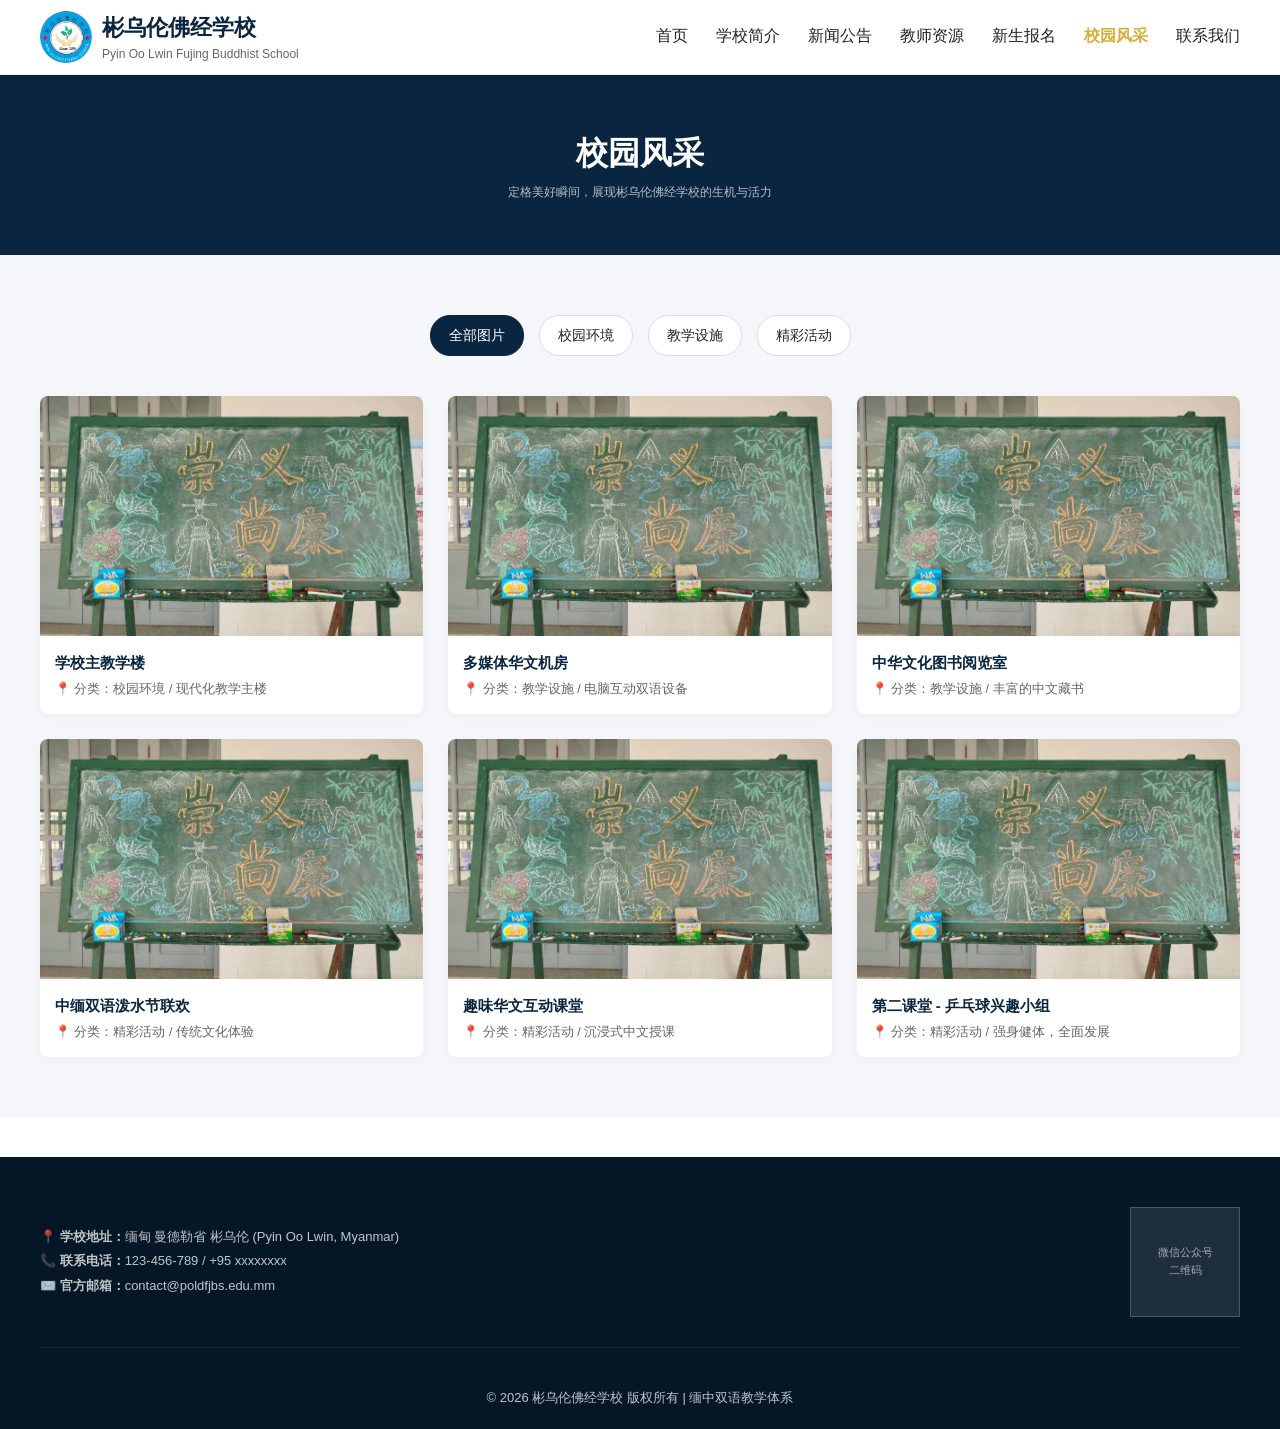
<file: pages/style.html>
<!DOCTYPE html>
<html lang="zh-CN">

<head>
  <meta charset="UTF-8">
  <meta name="viewport" content="width=device-width, initial-scale=1.0">
  <title>校园风采 - 彬乌伦佛经学校</title>
  <meta name="description"
    content="彬乌伦佛经学校官方网站提供2026学年最新华文教育课程、新生报名须知、师资招聘公告及校园风采展示。学校致力于弘扬中华文化，推动缅中双语教育，为学生打造优质的学习发展与成长环境。">
  <meta name="keywords" content="彬乌伦佛经学校,缅甸华文学校,彬乌伦学校招生,缅甸中文培训,缅中双语学校">
  <link rel="shortcut icon" href="../image/45a2c44216f7de784ade62aa60292dd7.jpg" type="image/x-icon">
  <link rel="stylesheet" href="../css/base.css">
  <link rel="stylesheet" href="../css/common.css">
  <style>
    /* ==========================================================================
       针对校园风采画廊页面的专属自适应样式（不污染 common.css）
       ========================================================================== */
    .gallery-wrapper {
      background-color: var(--bg-light);
      padding: 40px 16px;
    }

    .gallery-container {
      max-width: 1200px;
      margin: 0 auto;
    }

    /* 1. 分类过滤标签视觉（模拟现代画廊功能） */
    .gallery-filter {
      display: flex;
      justify-content: center;
      flex-wrap: wrap;
      gap: 10px;
      margin-bottom: 30px;
    }

    .filter-btn {
      background-color: #ffffff;
      color: var(--text-main);
      border: 1px solid #ddd;
      padding: 8px 18px;
      border-radius: 20px;
      font-size: 14px;
      cursor: pointer;
      transition: all 0.3s ease;
    }

    .filter-btn.active,
    .filter-btn:hover {
      background-color: var(--primary-color);
      color: #ffffff;
      border-color: var(--primary-color);
    }

    /* 2. 瀑布流/网格画廊布局 */
    .gallery-grid {
      display: grid;
      grid-template-columns: 1fr;
      /* 手机端单列 */
      gap: 20px;
    }

    .gallery-item {
      background: #ffffff;
      border-radius: 8px;
      overflow: hidden;
      box-shadow: 0 4px 12px rgba(0, 0, 0, 0.03);
      transition: transform 0.3s ease, box-shadow 0.3s ease;
    }

    .gallery-item:hover {
      transform: translateY(-5px);
      box-shadow: 0 8px 20px rgba(0, 0, 0, 0.08);
    }

    /* 图片容器与悬停放大效果 */
    .img-box {
      width: 100%;
      height: 220px;
      overflow: hidden;
      background-color: #eee;
      position: relative;
    }

    .img-box img {
      width: 100%;
      height: 100%;
      object-fit: cover;
      transition: transform 0.5s ease;
    }

    .gallery-item:hover .img-box img {
      transform: scale(1.08);
      /* 悬停时图片微微放大 */
    }

    /* 图片下方的精致文字标签 */
    .img-info {
      padding: 15px;
      text-align: left;
    }

    .img-info h3 {
      font-size: 15px;
      color: var(--primary-color);
      margin-bottom: 4px;
    }

    .img-info p {
      font-size: 12.5px;
      color: var(--text-muted);
    }

    /* ==========================================================================
       PC端大屏自适应升级 (> 768px)
       ========================================================================== */
    @media (min-width: 768px) {
      .gallery-wrapper {
        padding: 60px 0;
      }

      .gallery-filter {
        margin-bottom: 40px;
        gap: 15px;
      }

      /* PC端自动变为 3 列网格排版 */
      .gallery-grid {
        grid-template-columns: repeat(3, 1fr);
        gap: 25px;
      }

      .img-box {
        height: 240px;
      }
    }
  </style>
</head>

<body>
  <!-- 顶部导航 -->
  <header class="mobile-header">
    <div class="logo">
      <img src="../image/45a2c44216f7de784ade62aa60292dd7.jpg" alt="校徽">
      <div class="school-name">
        <h1>彬乌伦佛经学校</h1>
        <p>Pyin Oo Lwin Fujing Buddhist School</p>
      </div>
    </div>
    <button class="menu-toggle">☰</button>
    <nav class="nav">
      <ul>
        <li><a href="../index.html">首页</a></li>
        <li><a href="about.html">学校简介</a></li>
        <li><a href="news.html">新闻公告</a></li>
        <li><a href="teacher.html">教师资源</a></li>
        <li><a href="student.html">新生报名</a></li>
        <li><a href="style.html" class="active">校园风采</a></li>
        <li><a href="contact.html">联系我们</a></li>
      </ul>
    </nav>
  </header>

  <!-- 主体内容区（复用 main-about 以确保页脚弹性置底逻辑） -->
  <main class="main-about">

    <!-- 顶部横幅 -->
    <section class="about-hero">
      <div class="hero-overlay">
        <h1>校园风采</h1>
        <p>定格美好瞬间，展现彬乌伦佛经学校的生机与活力</p>
      </div>
    </section>

    <!-- 画廊主体区 -->
    <div class="gallery-wrapper">
      <div class="gallery-container">

        <!-- 分类切换按钮组（后期可结合JS做图片联动过滤） -->
        <div class="gallery-filter">
          <button class="filter-btn active">全部图片</button>
          <button class="filter-btn">校园环境</button>
          <button class="filter-btn">教学设施</button>
          <button class="filter-btn">精彩活动</button>
        </div>

        <!-- 图片网格系统 -->
        <div class="gallery-grid">

          <!-- 照片卡片 1 -->
          <div class="gallery-item">
            <div class="img-box">
              <!-- 💡 后期可以把 src 换成学校大门或主教学楼的真实照片 -->
              <img src="../image/dbdea1b6933329fa467aacdf55b439de.jpg" alt="校园环境">
            </div>
            <div class="img-info">
              <h3>学校主教学楼</h3>
              <p>📍 分类：校园环境 / 现代化教学主楼</p>
            </div>
          </div>

          <!-- 照片卡片 2 -->
          <div class="gallery-item">
            <div class="img-box">
              <img src="../image/dbdea1b6933329fa467aacdf55b439de.jpg" alt="多媒体教室">
            </div>
            <div class="img-info">
              <h3>多媒体华文机房</h3>
              <p>📍 分类：教学设施 / 电脑互动双语设备</p>
            </div>
          </div>

          <!-- 照片卡片 3 -->
          <div class="gallery-item">
            <div class="img-box">
              <img src="../image/dbdea1b6933329fa467aacdf55b439de.jpg" alt="学校图书馆">
            </div>
            <div class="img-info">
              <h3>中华文化图书阅览室</h3>
              <p>📍 分类：教学设施 / 丰富的中文藏书</p>
            </div>
          </div>

          <!-- 照片卡片 4 -->
          <div class="gallery-item">
            <div class="img-box">
              <img src="../image/dbdea1b6933329fa467aacdf55b439de.jpg" alt="泼水节活动">
            </div>
            <div class="img-info">
              <h3>中缅双语泼水节联欢</h3>
              <p>📍 分类：精彩活动 / 传统文化体验</p>
            </div>
          </div>

          <!-- 照片卡片 5 -->
          <div class="gallery-item">
            <div class="img-box">
              <img src="../image/dbdea1b6933329fa467aacdf55b439de.jpg" alt="课堂互动">
            </div>
            <div class="img-info">
              <h3>趣味华文互动课堂</h3>
              <p>📍 分类：精彩活动 / 沉浸式中文授课</p>
            </div>
          </div>

          <!-- 照片卡片 6 -->
          <div class="gallery-item">
            <div class="img-box">
              <img src="../image/dbdea1b6933329fa467aacdf55b439de.jpg" alt="体育活动">
            </div>
            <div class="img-info">
              <h3>第二课堂 - 乒乓球兴趣小组</h3>
              <p>📍 分类：精彩活动 / 强身健体，全面发展</p>
            </div>
          </div>

        </div>
      </div>
    </div>
  </main>

  <!-- 底部页脚 -->
  <footer class="footer">
    <div class="footer-content">
      <div class="footer-info">
        <p><strong>📍 学校地址：</strong>缅甸 曼德勒省 彬乌伦 (Pyin Oo Lwin, Myanmar)</p>
        <p><strong>📞 联系电话：</strong>123-456-789 / +95 xxxxxxxx</p>
        <p><strong>✉️ 官方邮箱：</strong>contact@poldfjbs.edu.mm</p>
      </div>
      <div class="footer-qrcode">
        <div class="qr-placeholder">
          <span>微信公众号<br>二维码</span>
        </div>
      </div>
    </div>
    <div class="footer-bottom">
      <p>© 2026 彬乌伦佛经学校 版权所有 | 缅中双语教学体系</p>
    </div>
  </footer>

  <script src="../js/common.js"></script>
</body>

</html>
</file>
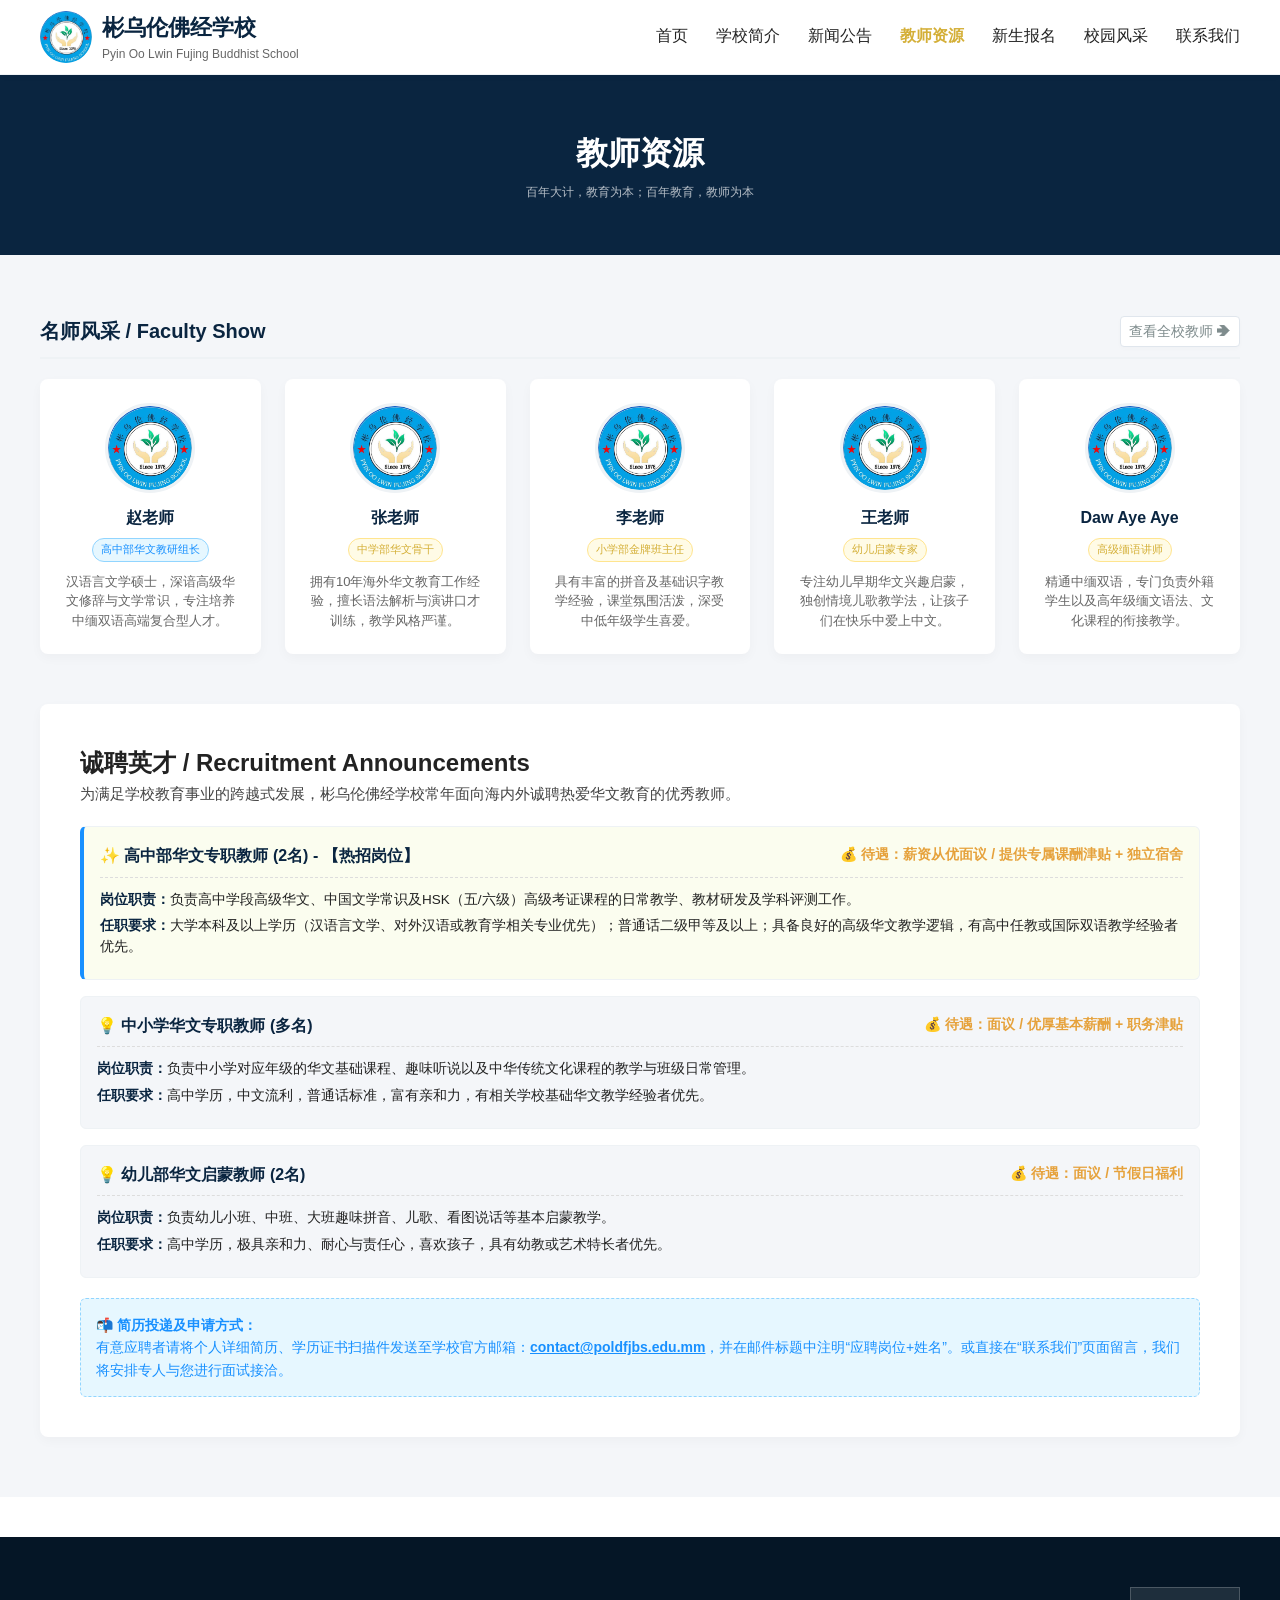
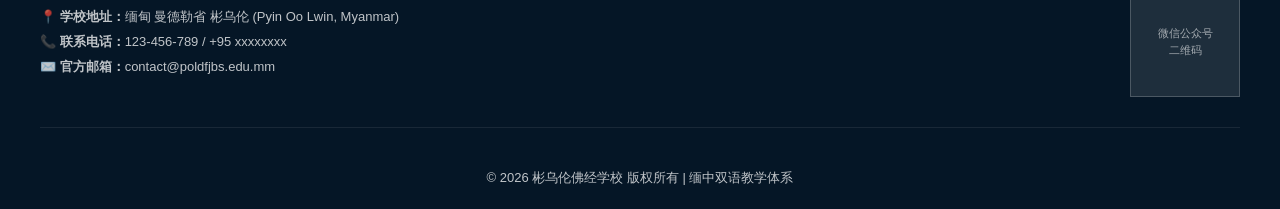
<file: pages/teacher.html>
<!DOCTYPE html>
<html lang="zh-CN">

<head>
  <meta charset="UTF-8">
  <meta name="viewport" content="width=device-width, initial-scale=1.0">
  <title>教师资源与师资招聘 - 彬乌伦佛经学校</title>
  <meta name="description"
    content="彬乌伦佛经学校官方网站提供2026学年最新华文教育课程、新生报名须知、师资招聘公告及校园风采展示。学校致力于弘扬中华文化，推动缅中双语教育，为学生打造优质的学习发展与成长环境。">
  <meta name="keywords" content="彬乌伦佛经学校,缅甸华文学校,彬乌伦学校招生,缅甸中文培训,缅中双语学校">
  <link rel="shortcut icon" href="../image/45a2c44216f7de784ade62aa60292dd7.jpg" type="image/x-icon">
  <link rel="stylesheet" href="../css/base.css">
  <link rel="stylesheet" href="../css/common.css">
  <style>
    /* ==========================================================================
       针对教师资源与招聘页面的专属自适应样式（不污染 common.css）
       ========================================================================== */
    .teacher-wrapper {
      background-color: var(--bg-light);
      padding: 40px 16px;
    }

    .teacher-container {
      max-width: 1200px;
      margin: 0 auto;
      display: flex;
      flex-direction: column;
      gap: 40px;
    }

    /* 🌟 新增：标题与“查看全部”的 Flex 弹性布局容器 */
    .section-header-flex {
      display: flex;
      flex-direction: row;
      justify-content: space-between;
      align-items: flex-end;
      /* 底部对齐，视觉更平稳 */
      border-bottom: 2px solid #eef2f5;
      padding-bottom: 10px;
      margin-bottom: 20px;
    }

    /* 重置并精简原本的标题样式，防止横线产生冲突 */
    .section-header-flex .section-title {
      margin-bottom: 0;
      text-align: left;
    }

    .section-header-flex .section-title h2 {
      margin: 0;
      font-size: 20px;
      color: var(--primary-color);
    }

    /* 🌟 新增：右侧“查看全校教师”的精致浅色链接样式 */
    .more-teachers-link {
      font-size: 13.5px;
      color: #7f8c8d;
      /* 优雅的浅灰色 */
      text-decoration: none;
      transition: color 0.3s, transform 0.3s;
      display: inline-flex;
      align-items: center;
      gap: 4px;
      padding: 4px 8px;
      border-radius: 4px;
      background-color: #ffffff;
      /* 浅白色背景底衬 */
      border: 1px solid #e0e6ed;
      box-shadow: 0 2px 4px rgba(0, 0, 0, 0.02);
    }

    .more-teachers-link:hover {
      color: var(--primary-color);
      /* 悬浮时变成学校主色调 */
      border-color: var(--primary-color);
      transform: translateX(2px);
      /* 悬浮时微动效果 */
    }

    /* 1. 名师风采网格卡片 */
    .teacher-grid {
      display: grid;
      grid-template-columns: 1fr;
      /* 手机端单列 */
      gap: 20px;
      margin-top: 15px;
    }

    .teacher-card {
      background: #ffffff;
      border-radius: 8px;
      padding: 24px;
      box-shadow: 0 4px 12px rgba(0, 0, 0, 0.03);
      display: flex;
      flex-direction: column;
      align-items: center;
      text-align: center;
      transition: transform 0.3s ease;
    }

    .teacher-card:hover {
      transform: translateY(-5px);
    }

    .teacher-avatar {
      width: 90px;
      height: 90px;
      border-radius: 50%;
      object-fit: cover;
      border: 3px solid #eef2f5;
      margin-bottom: 12px;
      background-color: #eee;
    }

    .teacher-info h3 {
      font-size: 16px;
      color: var(--primary-color);
      margin-bottom: 4px;
    }

    .teacher-tag {
      background-color: #FFFBE6;
      color: #D4AF37;
      border: 1px solid #FFE58F;
      padding: 2px 8px;
      border-radius: 12px;
      font-size: 11px;
      display: inline-block;
      margin-bottom: 10px;
    }

    /* 高中部老师采用醒目的专属布局 */
    .teacher-tag.tag-high {
      background-color: #E6F7FF;
      color: #1890FF;
      border: 1px solid #91D5FF;
    }

    .teacher-desc {
      font-size: 13px;
      color: var(--text-muted);
      line-height: 1.5;
    }

    /* 2. 招聘岗位列表 */
    .job-box {
      background: #ffffff;
      border-radius: 8px;
      padding: 24px;
      box-shadow: 0 4px 12px rgba(0, 0, 0, 0.03);
      text-align: left;
    }

    .job-list {
      display: flex;
      flex-direction: column;
      gap: 16px;
      margin-top: 20px;
    }

    .job-item {
      border: 1px solid #eef2f5;
      border-radius: 6px;
      padding: 16px;
      background-color: var(--bg-light);
      transition: border-color 0.3s;
    }

    /* 突出新开设的高中部招聘卡片效果 */
    .job-item.job-highlight {
      border-left: 4px solid #1890FF;
      background-color: #fbfdef;
    }

    .job-header {
      display: flex;
      flex-direction: column;
      /* 手机端垂直 */
      justify-content: space-between;
      margin-bottom: 10px;
      border-bottom: 1px dashed #ddd;
      padding-bottom: 8px;
    }

    .job-title {
      font-size: 16px;
      color: var(--primary-color);
      font-weight: bold;
    }

    .job-salary {
      color: #E6A23C;
      font-weight: bold;
      font-size: 14px;
      margin-top: 4px;
    }

    .job-detail p {
      font-size: 13.5px;
      color: var(--text-main);
      margin-bottom: 6px;
      line-height: 1.5;
    }

    .job-detail strong {
      color: var(--primary-color);
    }

    /* 简历投递向导按钮 */
    .apply-guide {
      margin-top: 20px;
      padding: 15px;
      background-color: #E6F7FF;
      border: 1px dashed #91D5FF;
      border-radius: 6px;
      font-size: 14px;
      color: #1890FF;
      line-height: 1.6;
    }

    /* ==========================================================================
       PC端大屏自适应升级 (> 768px)
       ========================================================================== */
    @media (min-width: 768px) {
      .teacher-wrapper {
        padding: 60px 0;
      }

      .teacher-container {
        gap: 50px;
      }

      .job-box {
        padding: 40px;
      }

      /* 名师卡片扩展自适应 */
      .teacher-grid {
        grid-template-columns: repeat(auto-fit, minmax(220px, 1fr));
        gap: 24px;
      }

      /* 招聘岗位头部左右并排 */
      .job-header {
        flex-direction: row;
        margin-bottom: 12px;
      }

      .job-salary {
        margin-top: 0;
      }
    }

    /* 额外针对小手机的微调，防止标题和按钮挤在一起 */
    @media (max-width: 480px) {
      .section-header-flex {
        flex-direction: column;
        align-items: flex-start;
        gap: 8px;
      }

      .more-teachers-link {
        align-self: flex-end;
        /* 手机上让按钮靠右对齐 */
      }
    }
  </style>
</head>

<body>
  <!-- 顶部导航 -->
  <header class="mobile-header">
    <div class="logo">
      <img src="../image/45a2c44216f7de784ade62aa60292dd7.jpg" alt="校徽">
      <div class="school-name">
        <h1>彬乌伦佛经学校</h1>
        <p>Pyin Oo Lwin Fujing Buddhist School</p>
      </div>
    </div>
    <button class="menu-toggle">☰</button>
    <nav class="nav">
      <ul>
        <li><a href="../index.html">首页</a></li>
        <li><a href="about.html">学校简介</a></li>
        <li><a href="news.html">新闻公告</a></li>
        <li><a href="teacher.html" class="active">教师资源</a></li>
        <li><a href="student.html">新生报名</a></li>
        <li><a href="style.html">校园风采</a></li>
        <li><a href="contact.html">联系我们</a></li>
      </ul>
    </nav>
  </header>

  <!-- 主体内容区 -->
  <main class="main-about">

    <!-- 顶部横幅 -->
    <section class="about-hero">
      <div class="hero-overlay">
        <h1>教师资源</h1>
        <p>百年大计，教育为本；百年教育，教师为本</p>
      </div>
    </section>

    <!-- 教师/招聘核心区 -->
    <div class="teacher-wrapper">
      <div class="teacher-container">

        <!-- 模块一：名师风采展示 -->
        <section>
          <!-- 🌟 优化：使用了弹性通栏组合，将标题与右侧查看链接并排 -->
          <div class="section-header-flex">
            <div class="section-title">
              <h2>名师风采 / Faculty Show</h2>
            </div>
            <!-- 💡 浅色查看全校教师链接点（未来可以新建一个 all-teachers.html 页面进行绑定） -->
            <a href="all-teachers.html" class="more-teachers-link">
              查看全校教师 <span>➔</span>
            </a>
          </div>

          <div class="teacher-grid">
            <!-- 老师卡片 1（高中部名师） -->
            <div class="teacher-card">
              <img src="../image/45a2c44216f7de784ade62aa60292dd7.jpg" alt="教师头像" class="teacher-avatar">
              <div class="teacher-info">
                <h3>赵老师</h3>
                <span class="teacher-tag tag-high">高中部华文教研组长</span>
                <p class="teacher-desc">汉语言文学硕士，深谙高级华文修辞与文学常识，专注培养中缅双语高端复合型人才。</p>
              </div>
            </div>

            <!-- 老师卡片 2 -->
            <div class="teacher-card">
              <img src="../image/45a2c44216f7de784ade62aa60292dd7.jpg" alt="教师头像" class="teacher-avatar">
              <div class="teacher-info">
                <h3>张老师</h3>
                <span class="teacher-tag">中学部华文骨干</span>
                <p class="teacher-desc">拥有10年海外华文教育工作经验，擅长语法解析与演讲口才训练，教学风格严谨。</p>
              </div>
            </div>

            <!-- 老师卡片 3 -->
            <div class="teacher-card">
              <img src="../image/45a2c44216f7de784ade62aa60292dd7.jpg" alt="教师头像" class="teacher-avatar">
              <div class="teacher-info">
                <h3>李老师</h3>
                <span class="teacher-tag">小学部金牌班主任</span>
                <p class="teacher-desc">具有丰富的拼音及基础识字教学经验，课堂氛围活泼，深受中低年级学生喜爱。</p>
              </div>
            </div>

            <!-- 老师卡片 4 -->
            <div class="teacher-card">
              <img src="../image/45a2c44216f7de784ade62aa60292dd7.jpg" alt="教师头像" class="teacher-avatar">
              <div class="teacher-info">
                <h3>王老师</h3>
                <span class="teacher-tag">幼儿启蒙专家</span>
                <p class="teacher-desc">专注幼儿早期华文兴趣启蒙，独创情境儿歌教学法，让孩子们在快乐中爱上中文。</p>
              </div>
            </div>

            <!-- 老师卡片 5 -->
            <div class="teacher-card">
              <img src="../image/45a2c44216f7de784ade62aa60292dd7.jpg" alt="教师头像" class="teacher-avatar">
              <div class="teacher-info">
                <h3>Daw Aye Aye</h3>
                <span class="teacher-tag">高级缅语讲师</span>
                <p class="teacher-desc">精通中缅双语，专门负责外籍学生以及高年级缅文语法、文化课程的衔接教学。</p>
              </div>
            </div>
          </div>
        </section>

        <!-- 模块二：诚聘英才公告 -->
        <section class="job-box">
          <div class="section-title">
            <h2>诚聘英才 / Recruitment Announcements</h2>
            <span class="line"></span>
          </div>
          <p style="font-size: 15px; color: #444; line-height: 1.6;">
            为满足学校教育事业的跨越式发展，彬乌伦佛经学校常年面向海内外诚聘热爱华文教育的优秀教师。
          </p>

          <div class="job-list">
            <!-- 职位 1 -->
            <div class="job-item job-highlight">
              <div class="job-header">
                <span class="job-title">✨ 高中部华文专职教师 (2名) - 【热招岗位】</span>
                <span class="job-salary">💰 待遇：薪资从优面议 / 提供专属课酬津贴 + 独立宿舍</span>
              </div>
              <div class="job-detail">
                <p><strong>岗位职责：</strong>负责高中学段高级华文、中国文学常识及HSK（五/六级）高级考证课程的日常教学、教材研发及学科评测工作。</p>
                <p><strong>任职要求：</strong>大学本科及以上学历（汉语言文学、对外汉语或教育学相关专业优先）；普通话二级甲等及以上；具备良好的高级华文教学逻辑，有高中任教或国际双语教学经验者优先。</p>
              </div>
            </div>

            <!-- 职位 2 -->
            <div class="job-item">
              <div class="job-header">
                <span class="job-title">💡 中小学华文专职教师 (多名)</span>
                <span class="job-salary">💰 待遇：面议 / 优厚基本薪酬 + 职务津贴</span>
              </div>
              <div class="job-detail">
                <p><strong>岗位职责：</strong>负责中小学对应年级的华文基础课程、趣味听说以及中华传统文化课程的教学与班级日常管理。</p>
                <p><strong>任职要求：</strong>高中学历，中文流利，普通话标准，富有亲和力，有相关学校基础华文教学经验者优先。</p>
              </div>
            </div>

            <!-- 职位 3 -->
            <div class="job-item">
              <div class="job-header">
                <span class="job-title">💡 幼儿部华文启蒙教师 (2名)</span>
                <span class="job-salary">💰 待遇：面议 / 节假日福利</span>
              </div>
              <div class="job-detail">
                <p><strong>岗位职责：</strong>负责幼儿小班、中班、大班趣味拼音、儿歌、看图说话等基本启蒙教学。</p>
                <p><strong>任职要求：</strong>高中学历，极具亲和力、耐心与责任心，喜欢孩子，具有幼教或艺术特长者优先。</p>
              </div>
            </div>
          </div>

          <!-- 投递简历指南 -->
          <div class="apply-guide">
            <strong>📬 简历投递及申请方式：</strong><br>
            有意应聘者请将个人详细简历、学历证书扫描件发送至学校官方邮箱：<span
              style="font-weight: bold; text-decoration: underline;">contact@poldfjbs.edu.mm</span>，并在邮件标题中注明“应聘岗位+姓名”。或直接在“联系我们”页面留言，我们将安排专人与您进行面试接洽。
          </div>
        </section>

      </div>
    </div>
  </main>

  <!-- 底部页脚 -->
  <footer class="footer">
    <div class="footer-content">
      <div class="footer-info">
        <p><strong>📍 学校地址：</strong>缅甸 曼德勒省 彬乌伦 (Pyin Oo Lwin, Myanmar)</p>
        <p><strong>📞 联系电话：</strong>123-456-789 / +95 xxxxxxxx</p>
        <p><strong>✉️ 官方邮箱：</strong>contact@poldfjbs.edu.mm</p>
      </div>
      <div class="footer-qrcode">
        <div class="qr-placeholder">
          <span>微信公众号<br>二维码</span>
        </div>
      </div>
    </div>
    <div class="footer-bottom">
      <p>© 2026 彬乌伦佛经学校 版权所有 | 缅中双语教学体系</p>
    </div>
  </footer>

  <script src="../js/common.js"></script>
</body>

</html>
</file>
<file: css/base.css>
/* ==========================================================================
   1. 全局重置 
   ========================================================================== */
*,
*::before,
*::after {
  margin: 0;
  padding: 0;
  box-sizing: border-box;
}

html {
  -webkit-text-size-adjust: 100%;
  /* 防止移动端横屏时字体莫名其妙自动变大 */
  scroll-behavior: smooth;
  /* 让页面锚点跳转或滚动时更平滑（可选） */
}

/* ==========================================================================
   2. 列表重置 
   ========================================================================== */
ul,
ol,
li {
  list-style: none;
}

/* ==========================================================================
   3. 全局基础排版 (决定全站的字体、行高、文字颜色)
   ========================================================================== */
body {
  font-family: -apple-system, BlinkMacSystemFont, "Segoe UI", Roboto, "Helvetica Neue", Arial, sans-serif;
  font-size: 16px;
  /* 或者是 14px，取决于你学校官网的设计 */
  line-height: 1.6;
  /* 舒适的阅读行高 */
  color: #222222;
  /* 全局主文字颜色（比纯黑 #000 更有高级感） */
  background-color: #ffffff;
  /* 全局背景色 */
  -webkit-font-smoothing: antialiased;
  /* 让 macOS/iOS 上的字体看起来更清晰 */
}

/* ==========================================================================
   4. 常用元素优化 (链接、图片和表单)
   ========================================================================== */
/* 链接：默认继承父级颜色，去掉下划线 */
a {
  color: inherit;
  text-decoration: none;
  /* 可以在这里加一个全局的渐变过渡，后面做 Hover 效果时会很柔和 */
  transition: color 0.3s ease, background-color 0.3s ease;
}

/* 图片与媒体：防止图片撑破容器，并消除图片底部的微小缝隙 */
img,
video,
svg {
  display: block;
  max-width: 100%;
  height: auto;
}

/* 表单控件：强制继承 body 的字体（否则浏览器默认会用巨丑的自带字体） */
input,
button,
textarea,
select {
  font: inherit;
  color: inherit;
}

/* 让所有可点击的按钮鼠标悬停时都变成“小手” */
button,
[type="button"],
[type="submit"] {
  cursor: pointer;
}

/* ==========================================================================
   5. 实用公共工具类 (选配，开发时经常能用到)
   ========================================================================== */
/* 网页版心：1200px 居中（完美契合你之前学校官网的设计要求） */
.container {
  width: 100%;
  max-width: 1200px;
  margin-right: auto;
  margin-left: auto;
  padding-right: 15px;
  /* 移动端时的两侧安全留白 */
  padding-left: 15px;
}

/* 文本单行省略号（新闻列表标题太长时直接变 ...） */
.text-ellipsis {
  overflow: hidden;
  text-overflow: ellipsis;
  white-space: nowrap;
}

/* 简单的清除浮动（如果后面布局用到 float 的话） */
.clearfix::after {
  content: "";
  display: block;
  clear: both;
}
</file>
<file: css/common.css>
/* ==========================================================================
   1. 全局变量与核心版式 (CSS Variables & Base Layout)
   ========================================================================== */
:root {
  --primary-color: #0A2540;
  /* 核心藏青蓝 */
  --secondary-color: #D4AF37;
  /* 点缀金黄色 */
  --text-main: #222222;
  /* 主文字黑 */
  --text-muted: #666666;
  /* 次文字灰 */
  --bg-light: #F4F6F9;
  /* 浅灰底衬 */
  --bg-dark: #051626;
  /* 藏青深色底 */
  --transition-speed: 0.3s;
  /* 全局柔和过渡速度 */
}

/* 全局初始化 */
* {
  margin: 0;
  padding: 0;
  box-sizing: border-box;
}

html,
body {
  height: 100%;
}

/* 开启弹性盒纵向排列 */
body {
  display: flex;
  flex-direction: column;
  color: var(--text-main);
  background-color: #ffffff;
  font-family: -apple-system, BlinkMacSystemFont, "Segoe UI", Roboto, Arial, sans-serif;
  line-height: 1.6;
}

/* 🌟 核心：就是这一步让中间拉伸，把页脚稳稳地撑在最底下 */
.main-about {
  flex: 1;
  background-color: #ffffff;
  padding-bottom: 40px;
  /* 留出底部间距，防止内容死贴页脚 */
}


/* ==========================================================================
   2. 手机端/移动端优先样式 (Mobile First Styles < 768px)
   ========================================================================== */

/* 2.1 顶部导航栏 */
.mobile-header {
  display: flex;
  justify-content: space-between;
  align-items: center;
  padding: 10px 16px;
  background-color: #ffffff;
  border-bottom: 1px solid #eef2f5;
  position: sticky;
  top: 0;
  z-index: 100;
}

.mobile-header .logo {
  display: flex;
  align-items: center;
  gap: 10px;
}

.mobile-header .logo img {
  width: 40px;
  height: 40px;
  border-radius: 50%;
  object-fit: cover;
}

.mobile-header .school-name h1 {
  font-size: 16px;
  color: var(--primary-color);
  font-weight: 700;
}

.mobile-header .school-name p {
  font-size: 10px;
  color: var(--text-muted);
}

/* 手机端汉堡按钮 */
.menu-toggle {
  font-size: 24px;
  color: var(--primary-color);
  background: none;
  border: none;
  display: block;
  cursor: pointer;
}

/* 手机端导航列表：默认隐藏，通过 JS 改变 display */
.mobile-header .nav {
  display: none;
  position: absolute;
  top: 60px;
  left: 0;
  width: 100%;
  background-color: var(--primary-color);
  padding: 10px 0;
  box-shadow: 0 4px 10px rgba(0, 0, 0, 0.1);
}

/* 当 JS 给 nav 加上 .active 类时显示 */
.mobile-header .nav.active {
  display: block;
}

.mobile-header .nav ul {
  display: flex;
  flex-direction: column;
  list-style: none;
  /* 移除列表小圆点 */
}

.mobile-header .nav ul li a {
  display: block;
  padding: 12px 24px;
  color: #ffffff;
  font-size: 15px;
  text-decoration: none;
  border-bottom: 1px solid rgba(255, 255, 255, 0.05);
}

.mobile-header .nav ul li a.active {
  color: var(--secondary-color);
  font-weight: bold;
}

.mobile-header .nav ul li a:hover {
  background-color: rgba(255, 255, 255, 0.1);
  color: var(--secondary-color);
}

/* --------------------------------------------------------------------------
   🆕 2.2 【新增】“关于本校” 手机端主体内容响应式布局
   -------------------------------------------------------------------------- */

/* 手机端顶部轻量级小横幅 */
.about-hero {
  background-color: var(--primary-color);
  /* 纯色兜底 */
  /* 如果有背景图，可以解开下方注释： */
  /* background: linear-gradient(rgba(10, 37, 64, 0.85), rgba(10, 37, 64, 0.85)), url('../image/dbdea1b6933329fa467aacdf55b439de.jpg') no-repeat center/cover; */
  height: 130px;
  display: flex;
  align-items: center;
  justify-content: center;
  text-align: center;
  color: #ffffff;
}

.about-hero h1 {
  font-size: 22px;
  margin-bottom: 4px;
  color: #ffffff;
}

.about-hero p {
  font-size: 12px;
  color: rgba(255, 255, 255, 0.7);
}

/* 手机端版心容器：两边留足呼吸感内边距 */
.about-container {
  padding: 10px 16px;
}

/* 模块小块间距 */
.about-section {
  padding: 24px 0;
}

/* 局部小标题及金黄色小短线 */
.about-section .section-title {
  text-align: left;
  margin-bottom: 20px;
}

.about-section .section-title h2 {
  font-size: 18px;
  color: var(--primary-color);
}

.about-section .section-title .line {
  display: block;
  width: 30px;
  height: 3px;
  background-color: var(--secondary-color);
  margin-top: 6px;
}

/* 🌟 手机端核心：强行更改为 Flex 垂直列堆叠，防止单行挤压溢出 */
.grid-2col,
.grid-3col {
  display: flex;
  flex-direction: column;
  gap: 20px;
}

/* 手机端文章排版 */
.text-block p {
  font-size: 14.5px;
  color: #444444;
  line-height: 1.7;
  margin-bottom: 12px;
  text-align: justify;
  /* 文字两端对齐，消除锯齿感 */
}

/* 手机端图片：自适应容器宽度 */
.img-block img {
  width: 100%;
  height: auto;
  border-radius: 6px;
  box-shadow: 0 4px 10px rgba(0, 0, 0, 0.05);
  object-fit: cover;
}

/* 手机端办学理念卡片 */
.concept-card {
  background: var(--bg-light);
  padding: 20px 16px;
  border-radius: 6px;
  text-align: center;
}

.concept-card .icon {
  font-size: 28px;
  margin-bottom: 8px;
}

.concept-card h3 {
  font-size: 16px;
  color: var(--primary-color);
  margin-bottom: 6px;
}

.concept-card p {
  font-size: 13.5px;
  color: var(--text-muted);
  line-height: 1.5;
}

/* -------------------------------------------------------------------------- */

/* 2.3 页脚 */
.footer {
  background-color: var(--bg-dark);
  color: rgba(255, 255, 255, 0.75);
  padding: 32px 16px;
  font-size: 13px;
  margin-top: auto;
  /* 核心：当内容不够时，自动产生顶部外边距压到底部 */
}

.footer-content {
  display: flex;
  flex-direction: column;
  gap: 24px;
  margin-bottom: 24px;
}

.footer-info p {
  margin-bottom: 8px;
  display: flex;
  align-items: center;
}

.footer-qrcode {
  display: flex;
  justify-content: center;
}

.qr-placeholder {
  width: 100px;
  height: 100px;
  background: rgba(255, 255, 255, 0.1);
  border: 1px solid rgba(255, 255, 255, 0.2);
  display: flex;
  align-items: center;
  justify-content: center;
  text-align: center;
  font-size: 11px;
  color: rgba(255, 255, 255, 0.6);
}

.footer-bottom {
  text-align: center;
  border-top: 1px solid rgba(255, 255, 255, 0.1);
  padding-top: 16px;
}


/* ==========================================================================
   3. PC端大屏响应式样式 (Desktop Styles > 768px)
   ========================================================================== */
@media (min-width: 768px) {

  /* 统一大屏两侧留白，锁死 1200px 宽度版心 */
  .mobile-header,
  .about-container,
  .footer {
    padding-left: calc((100% - 1200px) / 2);
    padding-right: calc((100% - 1200px) / 2);
  }

  /* 导航栏 PC 适配 */
  .mobile-header {
    height: 90px;
    border-bottom: 1px solid #eef2f5;
    box-shadow: 0 2px 10px rgba(0, 0, 0, 0.02);
  }

  .mobile-header .logo img {
    width: 52px;
    height: 52px;
  }

  .mobile-header .school-name h1 {
    font-size: 22px;
  }

  .mobile-header .school-name p {
    font-size: 12px;
  }

  .menu-toggle {
    display: none;
  }

  .mobile-header .nav {
    display: block !important;
    position: static;
    width: auto;
    background: none;
    box-shadow: none;
    padding: 0;
  }

  .mobile-header .nav ul {
    flex-direction: row;
    gap: 28px;
  }

  .mobile-header .nav ul li a {
    padding: 10px 0;
    color: var(--text-main);
    font-size: 16px;
    font-weight: 500;
    border-bottom: 3px solid transparent;
    transition: color var(--transition-speed), border-color var(--transition-speed);
  }

  .mobile-header .nav ul li a:hover {
    background: none;
    color: var(--primary-color);
    border-bottom-color: var(--secondary-color);
  }

  /* 💡 关于我们 PC 端排版切换升级：由堆叠变为精致的多栏并排 */
  .about-hero {
    height: 180px;
  }

  .about-hero h1 {
    font-size: 32px;
  }

  .about-section {
    padding: 40px 0;
  }

  .about-section .section-title h2 {
    font-size: 24px;
  }

  /* 概况板块：左右图文错落 */
  .grid-2col {
    flex-direction: row;
    align-items: center;
    gap: 50px;
  }

  .grid-2col .text-block {
    flex: 1.2;
  }

  .grid-2col .img-block {
    flex: 0.8;
  }

  /* 办学理念板块：三张卡片横向平分空间 */
  .grid-3col {
    flex-direction: row;
    gap: 24px;
  }

  .concept-card {
    flex: 1;
    padding: 28px 20px;
    transition: transform var(--transition-speed);
  }

  .concept-card:hover {
    transform: translateY(-5px);
    /* 鼠标滑过轻微悬浮 */
  }

  /* 页脚 PC 适配 */
  .footer {
    padding-top: 50px;
    padding-bottom: 20px;
  }

  .footer-content {
    flex-direction: row;
    justify-content: space-between;
    align-items: center;
    border-bottom: 1px solid rgba(255, 255, 255, 0.08);
    padding-bottom: 30px;
  }

  .footer-info {
    display: flex;
    flex-direction: column;
    gap: 4px;
  }

  .footer-info p {
    margin-bottom: 0;
  }

  .footer-qrcode {
    justify-content: flex-end;
  }

  .qr-placeholder {
    width: 110px;
    height: 110px;
  }

  .footer-bottom {
    border-top: none;
    padding-top: 16px;
  }
}
</file>
